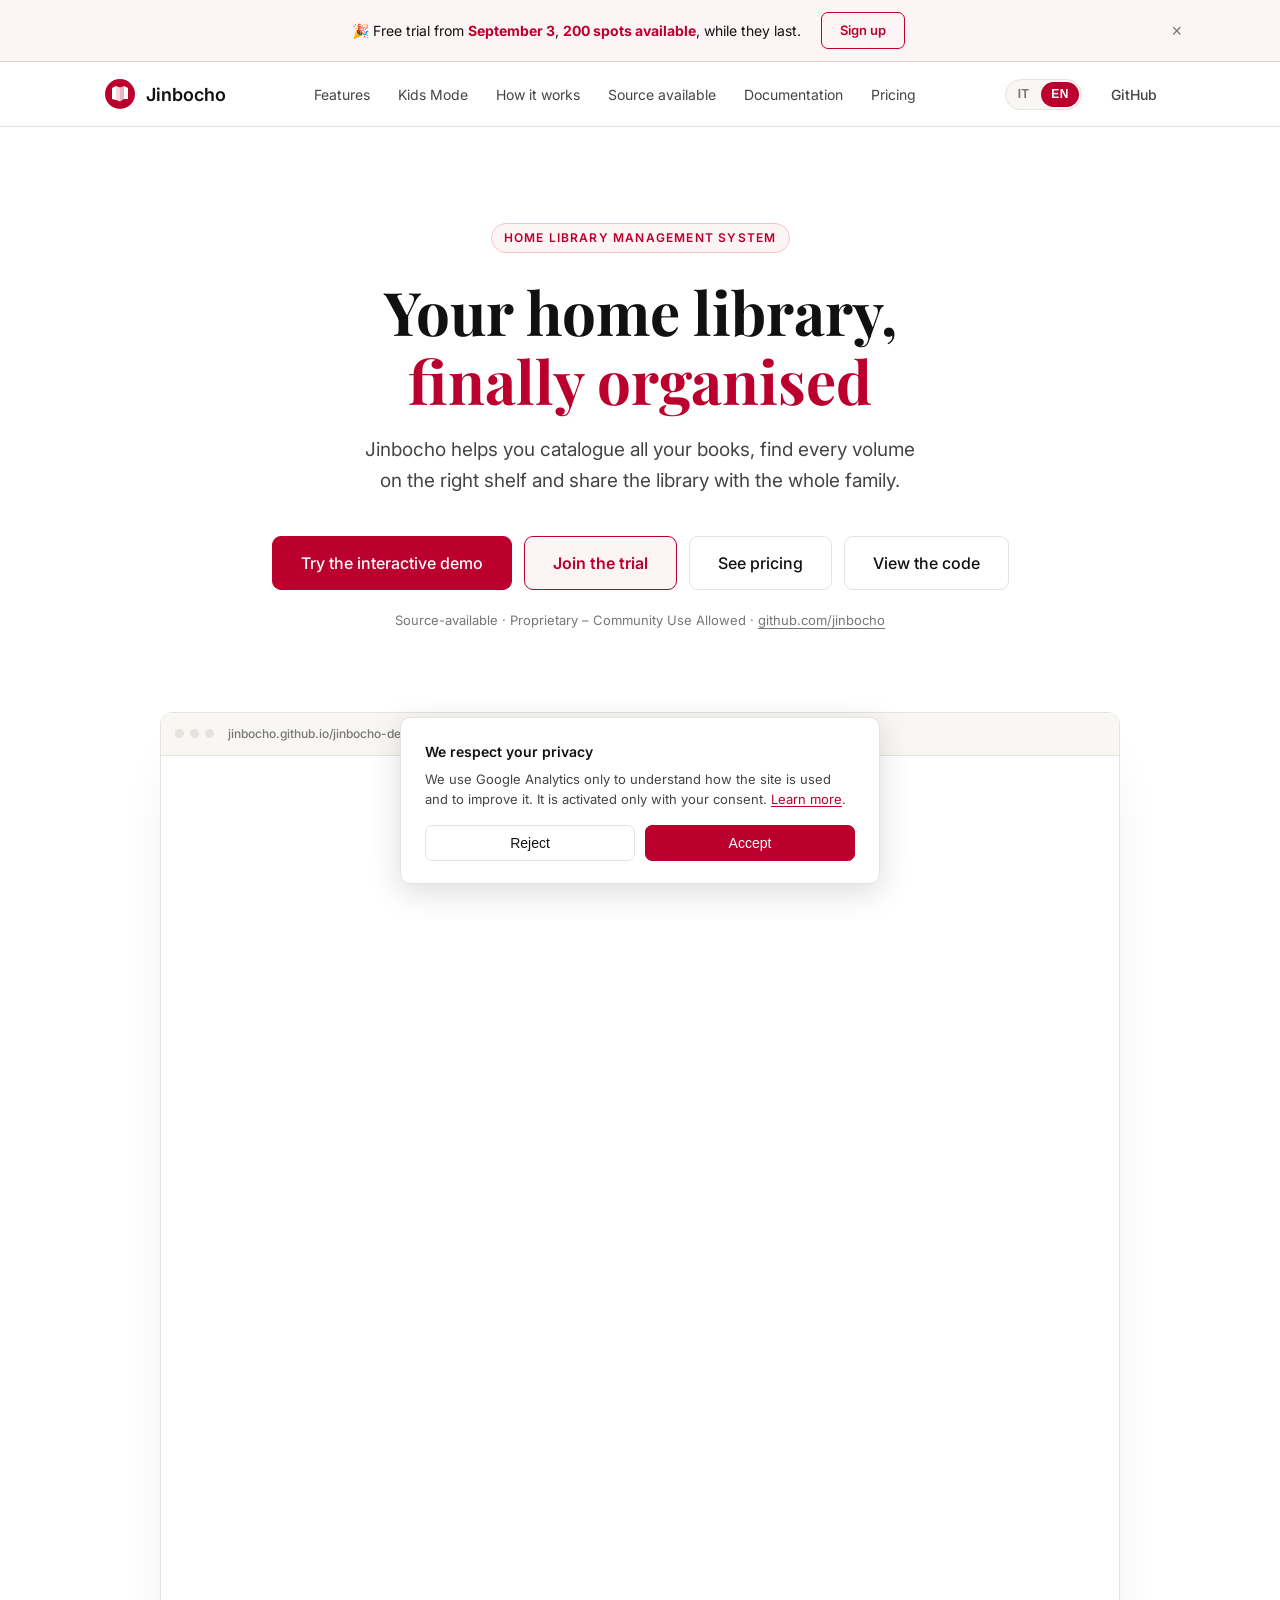
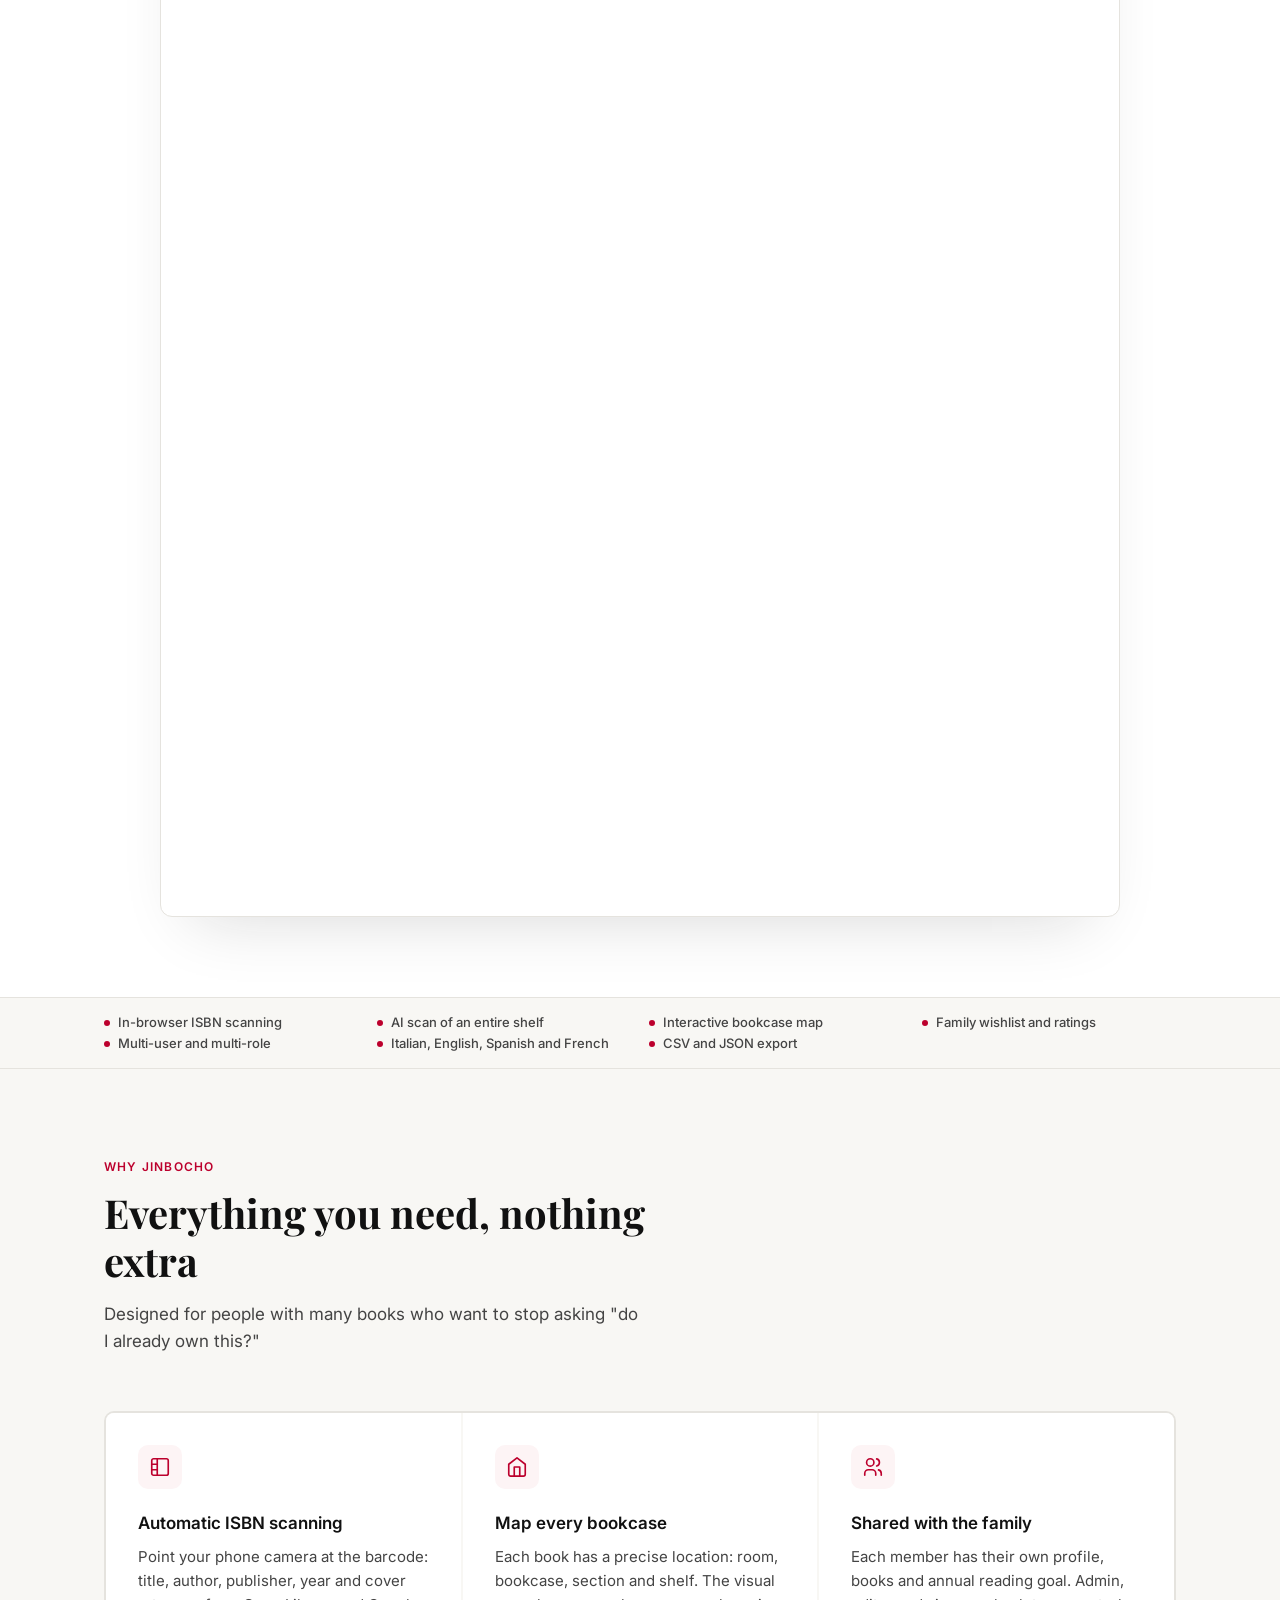
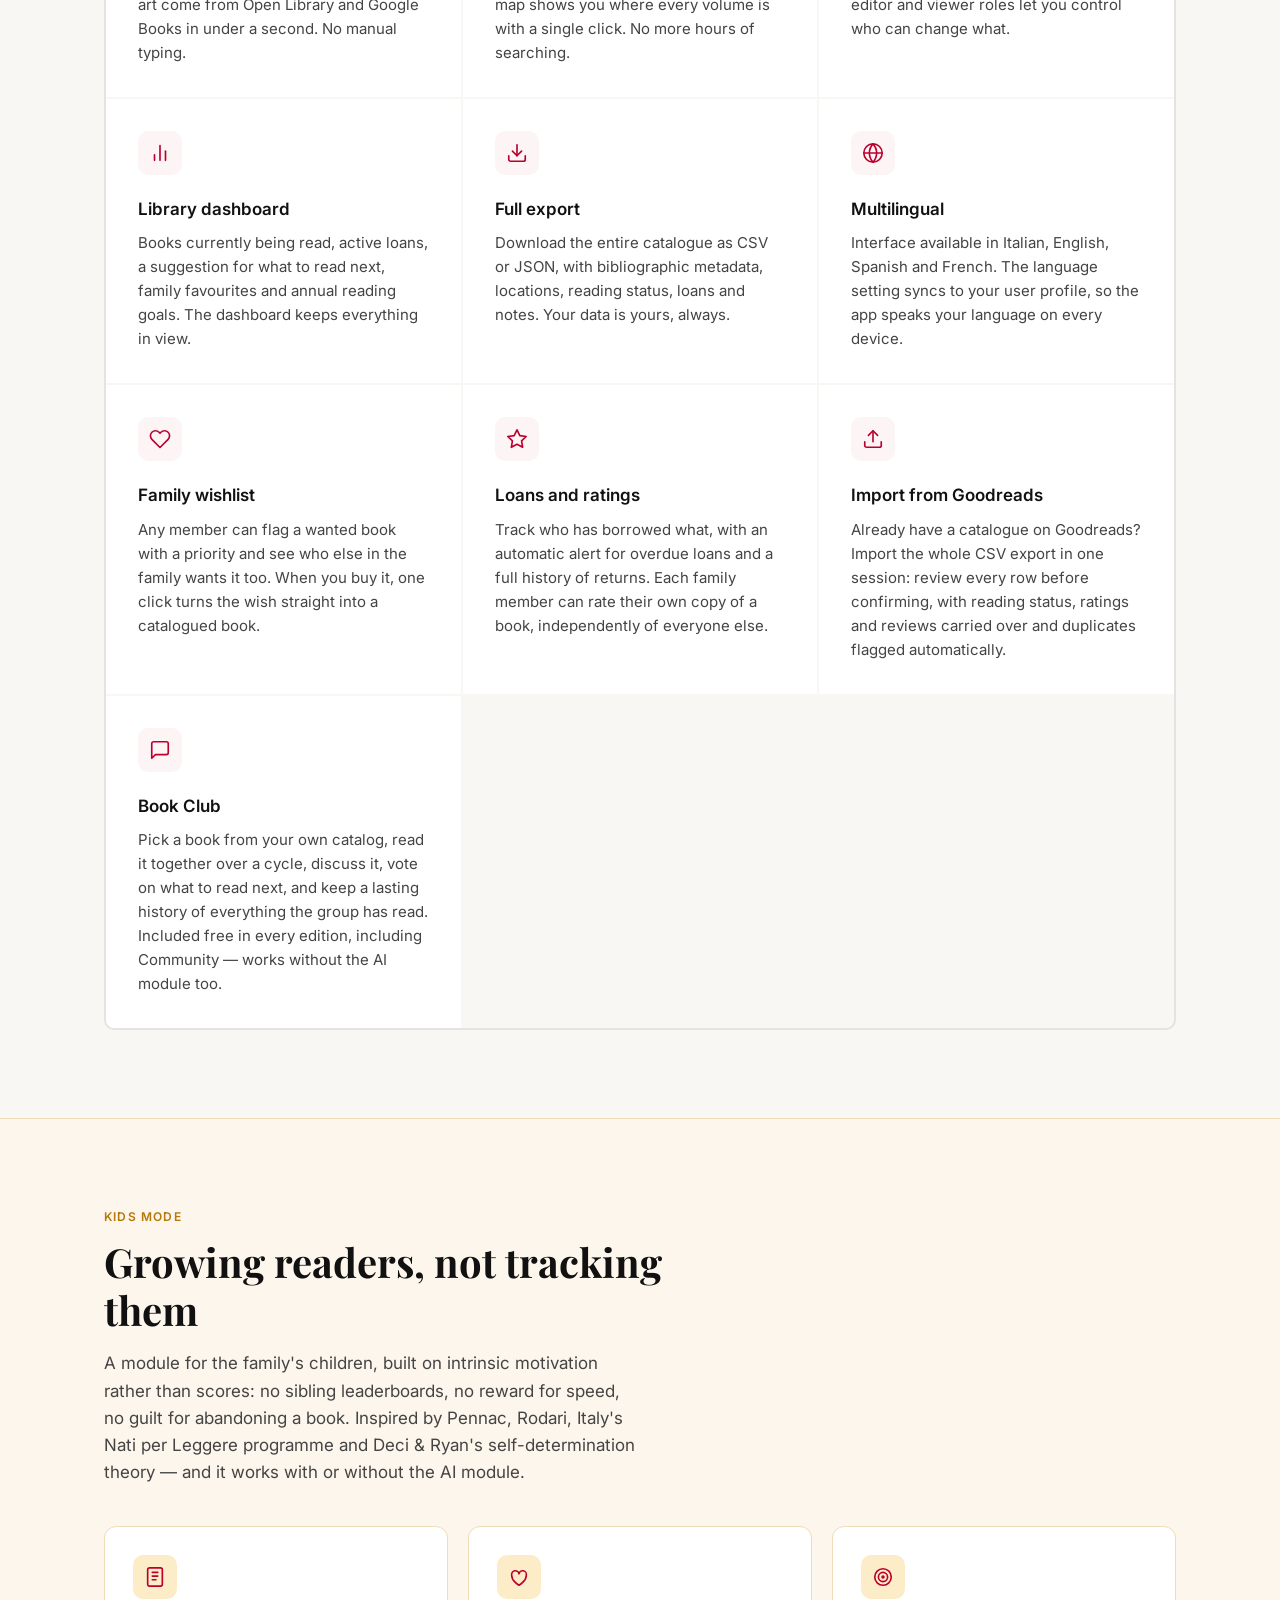
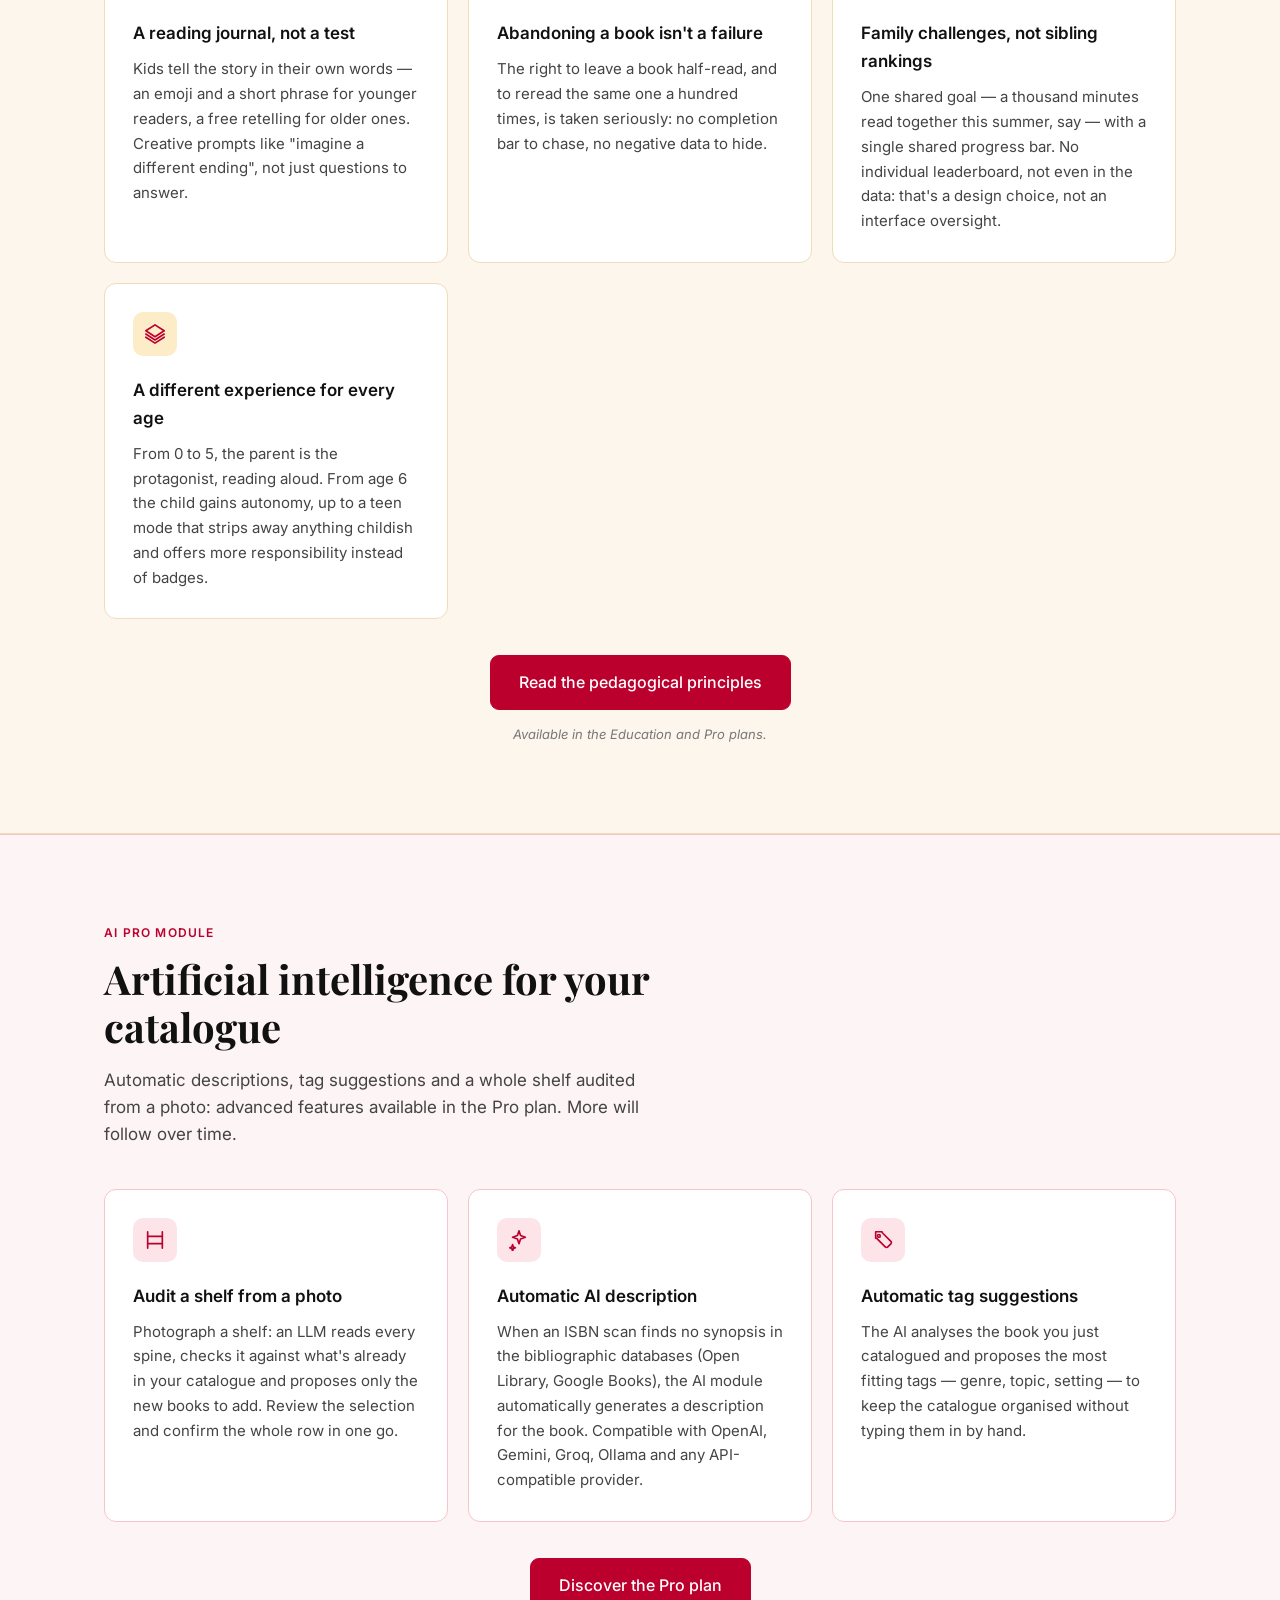
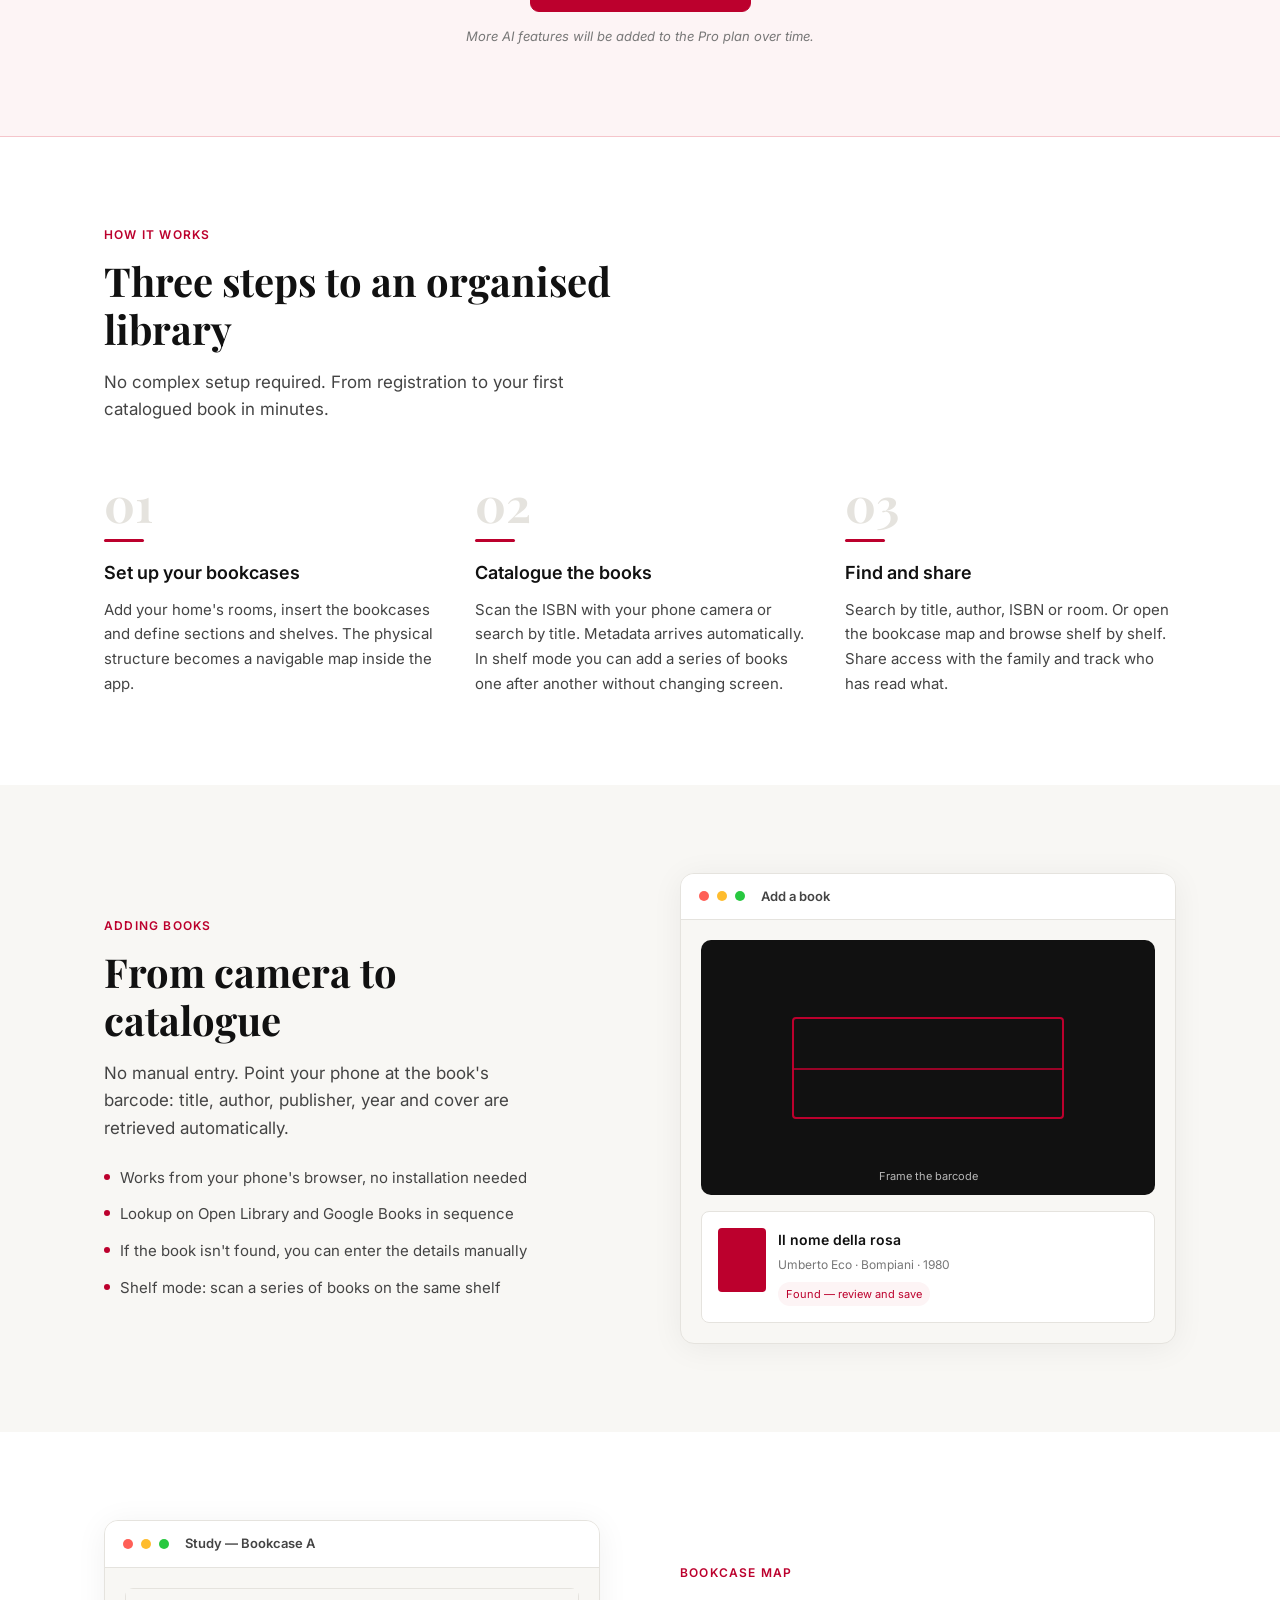
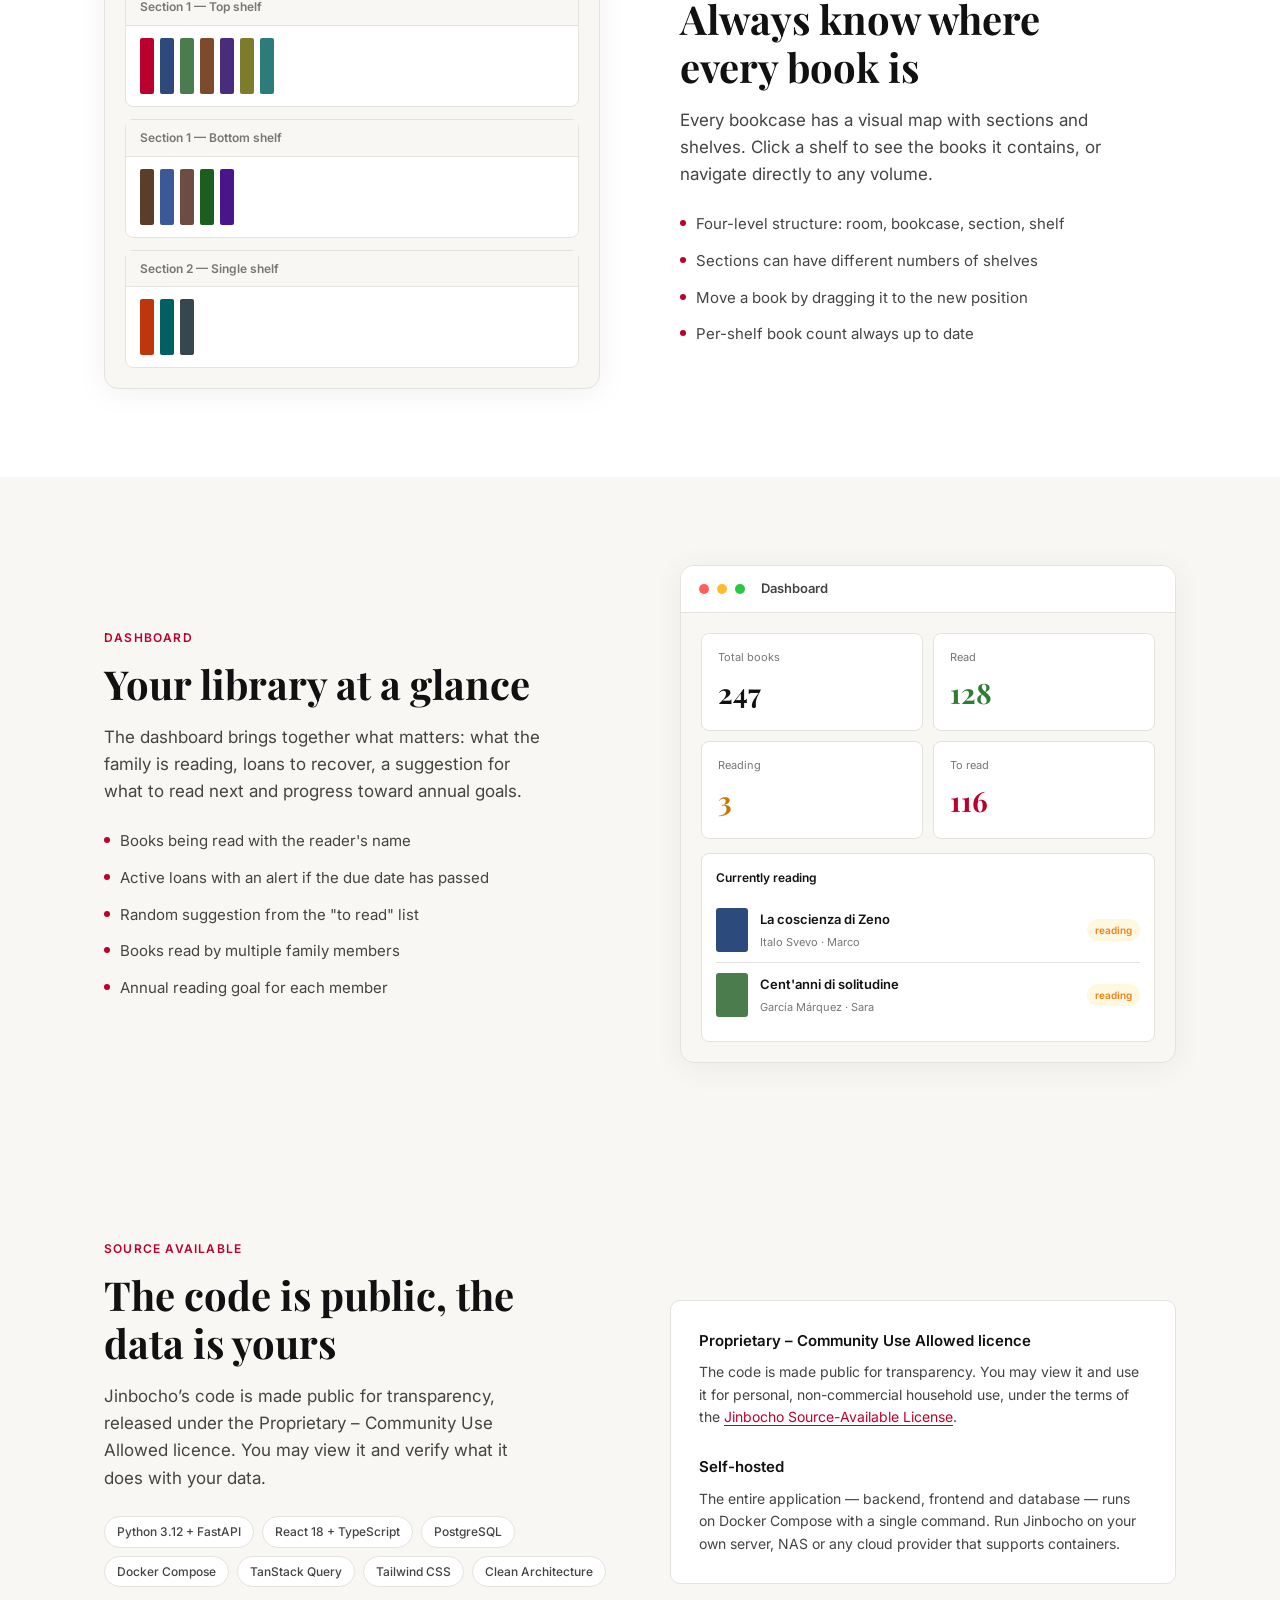
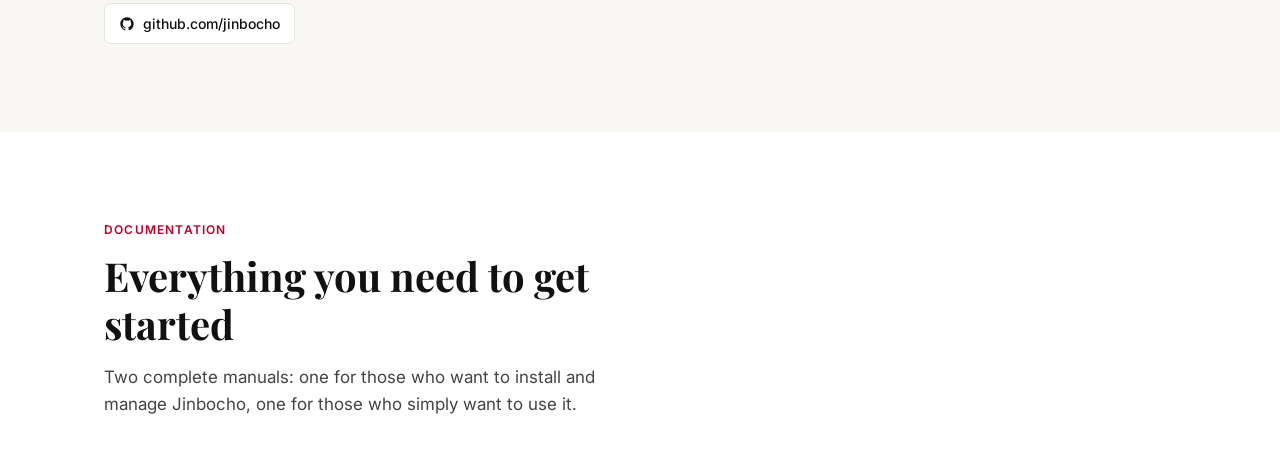
<file: index.html>
<!DOCTYPE html>
<html lang="en">
<head>
  <meta charset="UTF-8" />
  <meta name="viewport" content="width=device-width, initial-scale=1.0" />
  <!-- Google tag (gtag.js) -->
  <script src="./assets/js/ga-consent-default.js"></script>
  <script async src="https://www.googletagmanager.com/gtag/js?id=G-TF0Z5E1TLK"></script>
  <script src="./assets/js/ga-init.js"></script>
  <title>Jinbocho — Your home library, finally organised</title>
  <meta name="description" content="Jinbocho is the source-available system to catalogue, organise and find every book in your home library. Scan ISBNs, map your bookcases, share with the people you live with." />
  <meta property="og:title" content="Jinbocho — Your home library, finally organised" />
  <meta property="og:description" content="Catalogue your books with a scan. Find every volume on the right shelf. Source-available, for your home library." />
  <meta property="og:type" content="website" />
  <link rel="preconnect" href="https://fonts.googleapis.com" />
  <link rel="preconnect" href="https://fonts.gstatic.com" crossorigin />
  <link href="https://fonts.googleapis.com/css2?family=Inter:wght@400;500;600&family=Playfair+Display:wght@600;700&display=swap" rel="stylesheet" />
  <link rel="stylesheet" href="./assets/css/base.css" />
  <link rel="stylesheet" href="./assets/css/index.css" />
</head>
<body>

<!-- ── TRIAL ANNOUNCEMENT BAR ── -->
<div class="trial-banner" id="trial-banner">
  <div class="trial-banner-inner">
    <p data-i18n-html="trial-banner-text">🎉 Trial gratuito dal <strong>3 settembre</strong>, <strong>200 posti disponibili</strong>, fino ad esaurimento.</p>
    <a href="https://tally.so/r/q4eoDg" class="btn btn-accent" target="_blank" rel="noopener" data-i18n="trial-banner-cta">Iscriviti</a>
    <button type="button" class="trial-banner-close" id="trial-banner-close" aria-label="Chiudi">&times;</button>
  </div>
</div>

<!-- ── NAV ── -->
<nav>
  <div class="container">
    <div class="nav-inner">
      <a href="/" class="nav-logo">
        <svg viewBox="0 0 32 32" fill="none" xmlns="http://www.w3.org/2000/svg">
          <circle cx="16" cy="16" r="15" fill="#BC002D"/>
          <path d="M8 10 L12 8 L12 22 L8 21 Z" fill="white"/>
          <path d="M12 8 L16 9.5 L16 23.5 L12 22 Z" fill="rgba(255,255,255,0.85)"/>
          <path d="M16 9.5 L20 8 L20 21 L16 23.5 Z" fill="rgba(255,255,255,0.7)"/>
          <path d="M20 8 L24 10 L24 21 L20 21 Z" fill="white"/>
        </svg>
        Jinbocho
      </a>
      <ul class="nav-links">
        <li><a href="#funzionalita" data-i18n="nav-features">Funzionalità</a></li>
        <li><a href="#kids-mode" data-i18n="nav-kids">Kids Mode</a></li>
        <li><a href="#come-funziona" data-i18n="nav-how">Come funziona</a></li>
        <li><a href="#opensource" data-i18n="nav-opensource">Source available</a></li>
        <li><a href="./manuals/" data-i18n="nav-docs" data-href-it="./manuals/it/" data-href-en="./manuals/">Documentazione</a></li>
        <li><a href="./pricing/" data-i18n="nav-pricing">Prezzi</a></li>
      </ul>
      <div class="nav-cta">
        <div class="lang-toggle" aria-label="Scegli lingua / Choose language">
          <button class="lang-btn" data-lang="it" onclick="setLang('it')">IT</button>
          <button class="lang-btn" data-lang="en" onclick="setLang('en')">EN</button>
        </div>
        <a href="https://github.com/jinbocho" class="btn-ghost btn" target="_blank" rel="noopener">GitHub</a>
      </div>
      <button class="nav-hamburger" id="nav-hamburger" aria-label="Menu" aria-expanded="false" aria-controls="mobile-menu">
        <span></span>
        <span></span>
        <span></span>
      </button>
    </div>
  </div>
  <div class="mobile-menu" id="mobile-menu" aria-hidden="true">
    <div class="container">
      <ul class="mobile-nav-links">
        <li><a href="#funzionalita" data-i18n="nav-features">Funzionalità</a></li>
        <li><a href="#kids-mode" data-i18n="nav-kids">Kids Mode</a></li>
        <li><a href="#come-funziona" data-i18n="nav-how">Come funziona</a></li>
        <li><a href="#opensource" data-i18n="nav-opensource">Source available</a></li>
        <li><a href="./manuals/" data-i18n="nav-docs" data-href-it="./manuals/it/" data-href-en="./manuals/">Documentazione</a></li>
        <li><a href="./pricing/" data-i18n="nav-pricing">Prezzi</a></li>
      </ul>
      <div class="mobile-menu-cta">
        <div class="lang-toggle" aria-label="Scegli lingua / Choose language">
          <button class="lang-btn" data-lang="it" onclick="setLang('it')">IT</button>
          <button class="lang-btn" data-lang="en" onclick="setLang('en')">EN</button>
        </div>
        <a href="https://github.com/jinbocho" class="btn btn-outline" target="_blank" rel="noopener">GitHub</a>
      </div>
    </div>
  </div>
</nav>

<!-- ── HERO ── -->
<section class="hero">
  <div class="container">
    <span class="hero-eyebrow" data-i18n="hero-eyebrow">Gestionale per biblioteche domestiche</span>
    <h1 data-i18n-html="hero-h1">La tua biblioteca di casa,<br /><em>finalmente in ordine</em></h1>
    <p class="hero-sub" data-i18n="hero-sub">
      Jinbocho ti aiuta a catalogare tutti i libri di casa, trovare ogni volume sullo scaffale giusto e condividere la biblioteca con tutta la famiglia.
    </p>
    <div class="hero-actions">
      <a href="https://jinbocho.github.io/jinbocho-demo/" class="btn btn-primary btn-lg" target="_blank" rel="noopener" data-i18n="hero-cta-demo">Prova la demo interattiva</a>
      <a href="https://tally.so/r/q4eoDg" class="btn btn-accent btn-lg" target="_blank" rel="noopener" data-i18n="hero-cta-trial">Iscriviti al trial</a>
       <a href="./pricing/" class="btn btn-outline btn-lg" data-i18n="hero-cta-pricing">Vedi i prezzi</a>
      <a href="https://github.com/jinbocho" class="btn btn-outline btn-lg" target="_blank" rel="noopener" data-i18n="hero-cta-code">Vedi il codice</a>
    </div>
    <p class="hero-meta" data-i18n-html="hero-meta">Source-available · Licenza Proprietaria – Uso Community Consentito · <a href="https://github.com/jinbocho" target="_blank" rel="noopener">github.com/jinbocho</a></p>
  </div>
</section>

<!-- ── HERO VISUAL ── -->
<section class="hero-visual">
  <div class="container">
    <figure class="product-shot">
      <div class="product-shot-bar" aria-hidden="true">
        <span class="product-shot-dot"></span>
        <span class="product-shot-dot"></span>
        <span class="product-shot-dot"></span>
        <span class="product-shot-url">jinbocho.github.io/jinbocho-demo</span>
      </div>
      <picture>
        <source media="(max-width: 640px)" srcset="./assets/screenshots/hero-dashboard-mobile.webp">
        <img
          src="./assets/screenshots/hero-dashboard.webp"
          width="1920" height="1333"
          alt="Dashboard di Jinbocho con libri totali, letture in corso, prestiti e libri aggiunti di recente"
          loading="eager"
          decoding="async"
        >
      </picture>
    </figure>
  </div>
</section>

<!-- ── BADGE STRIP ── -->
<div class="badge-strip">
  <div class="container">
    <ul class="badge-list">
      <li class="badge-item"><span class="badge-dot"></span><span data-i18n="badge-isbn">Scansione ISBN in-browser</span></li>
      <li class="badge-item"><span class="badge-dot"></span><span data-i18n="badge-shelfscan">Scansione AI di uno scaffale intero</span></li>
      <li class="badge-item"><span class="badge-dot"></span><span data-i18n="badge-map">Mappa interattiva delle librerie</span></li>
      <li class="badge-item"><span class="badge-dot"></span><span data-i18n="badge-wishlist">Wishlist e valutazioni di famiglia</span></li>
      <li class="badge-item"><span class="badge-dot"></span><span data-i18n="badge-multiuser">Multiutente e multi-ruolo</span></li>
      <li class="badge-item"><span class="badge-dot"></span><span data-i18n="badge-lang">Italiano, inglese, spagnolo e francese</span></li>
      <li class="badge-item"><span class="badge-dot"></span><span data-i18n="badge-export">Esportazione CSV e JSON</span></li>
    </ul>
  </div>
</div>

<!-- ── FEATURES ── -->
<section id="funzionalita" class="features-bg">
  <div class="container">
    <p class="section-label" data-i18n="feat-label">Perché Jinbocho</p>
    <h2 class="section-title" data-i18n="feat-title">Tutto quello che serve, niente di superfluo</h2>
    <p class="section-sub" data-i18n="feat-sub">Progettato per chi ha molti libri e vuole smettere di dire "ce l'ho già questo?"</p>
    <div class="features-grid">

      <div class="feature-card">
        <div class="feature-icon">
          <svg viewBox="0 0 24 24"><rect x="3" y="3" width="18" height="18" rx="2"/><line x1="9" y1="3" x2="9" y2="21"/><line x1="3" y1="9" x2="9" y2="9"/><line x1="3" y1="15" x2="9" y2="15"/></svg>
        </div>
        <h3 data-i18n="feat1-title">Scansione ISBN automatica</h3>
        <p data-i18n="feat1-p">Punta la fotocamera del telefono sul codice a barre: titolo, autore, editore, anno e copertina arrivano da Open Library e Google Books in meno di un secondo. Nessuna digitazione manuale.</p>
      </div>

      <div class="feature-card">
        <div class="feature-icon">
          <svg viewBox="0 0 24 24"><path d="M3 9l9-7 9 7v11a2 2 0 0 1-2 2H5a2 2 0 0 1-2-2z"/><polyline points="9 22 9 12 15 12 15 22"/></svg>
        </div>
        <h3 data-i18n="feat2-title">Mappa di ogni libreria</h3>
        <p data-i18n="feat2-p">Ogni libro ha una posizione precisa: stanza, libreria, sezione e scaffale. La mappa visiva ti mostra dove si trova ogni volume con un clic. Niente più ore a cercare.</p>
      </div>

      <div class="feature-card">
        <div class="feature-icon">
          <svg viewBox="0 0 24 24"><circle cx="9" cy="7" r="4"/><path d="M3 21v-2a4 4 0 0 1 4-4h4a4 4 0 0 1 4 4v2"/><path d="M16 3.13a4 4 0 0 1 0 7.75"/><path d="M21 21v-2a4 4 0 0 0-3-3.85"/></svg>
        </div>
        <h3 data-i18n="feat3-title">Condivisa con la famiglia</h3>
        <p data-i18n="feat3-p">Ogni membro ha il suo profilo, i suoi libri e il suo obiettivo di lettura annuale. I ruoli admin, editor e viewer permettono di gestire chi può modificare cosa.</p>
      </div>

      <div class="feature-card">
        <div class="feature-icon">
          <svg viewBox="0 0 24 24"><line x1="18" y1="20" x2="18" y2="10"/><line x1="12" y1="20" x2="12" y2="4"/><line x1="6" y1="20" x2="6" y2="14"/></svg>
        </div>
        <h3 data-i18n="feat4-title">Dashboard di biblioteca</h3>
        <p data-i18n="feat4-p">Libri attualmente in lettura, prestiti in corso, cosa leggere dopo con un suggerimento casuale, preferiti di famiglia, obiettivi di lettura. La dashboard tiene tutto sott'occhio.</p>
      </div>

      <div class="feature-card">
        <div class="feature-icon">
          <svg viewBox="0 0 24 24"><path d="M21 15v4a2 2 0 0 1-2 2H5a2 2 0 0 1-2-2v-4"/><polyline points="7 10 12 15 17 10"/><line x1="12" y1="15" x2="12" y2="3"/></svg>
        </div>
        <h3 data-i18n="feat5-title">Esportazione completa</h3>
        <p data-i18n="feat5-p">Scarica l'intero catalogo in CSV o JSON, con metadati bibliografici, posizioni, stato di lettura, prestiti e note. I tuoi dati sono tuoi, sempre e comunque.</p>
      </div>

      <div class="feature-card">
        <div class="feature-icon">
          <svg viewBox="0 0 24 24"><circle cx="12" cy="12" r="10"/><line x1="2" y1="12" x2="22" y2="12"/><path d="M12 2a15.3 15.3 0 0 1 4 10 15.3 15.3 0 0 1-4 10 15.3 15.3 0 0 1-4-10 15.3 15.3 0 0 1 4-10z"/></svg>
        </div>
        <h3 data-i18n="feat6-title">Multilingua</h3>
        <p data-i18n="feat6-p">Interfaccia disponibile in italiano, inglese, spagnolo e francese. La lingua si sincronizza sul profilo utente, così l'app parla la stessa lingua su qualsiasi dispositivo.</p>
      </div>

      <div class="feature-card">
        <div class="feature-icon">
          <svg viewBox="0 0 24 24"><path d="M20.84 4.61a5.5 5.5 0 0 0-7.78 0L12 5.67l-1.06-1.06a5.5 5.5 0 0 0-7.78 7.78l1.06 1.06L12 21.23l7.78-7.78 1.06-1.06a5.5 5.5 0 0 0 0-7.78z"/></svg>
        </div>
        <h3 data-i18n="feat7-title">Wishlist di famiglia</h3>
        <p data-i18n="feat7-p">Ogni membro può segnare i libri desiderati con una priorità e vedere chi altro in famiglia li vuole. Quando lo acquisti, un clic trasforma il desiderio in un libro catalogato.</p>
      </div>

      <div class="feature-card">
        <div class="feature-icon">
          <svg viewBox="0 0 24 24"><polygon points="12 2 15.09 8.26 22 9.27 17 14.14 18.18 21.02 12 17.77 5.82 21.02 7 14.14 2 9.27 8.91 8.26 12 2"/></svg>
        </div>
        <h3 data-i18n="feat8-title">Prestiti e valutazioni</h3>
        <p data-i18n="feat8-p">Tieni traccia di chi ha in prestito cosa, con avviso automatico sui ritardi e storico completo dei resi. Ogni membro può valutare la propria copia di un libro, indipendentemente dagli altri.</p>
      </div>

      <div class="feature-card">
        <div class="feature-icon">
          <svg viewBox="0 0 24 24"><path d="M21 15v4a2 2 0 0 1-2 2H5a2 2 0 0 1-2-2v-4"/><polyline points="17 8 12 3 7 8"/><line x1="12" y1="3" x2="12" y2="15"/></svg>
        </div>
        <h3 data-i18n="feat9-title">Importa da Goodreads</h3>
        <p data-i18n="feat9-p">Hai già un catalogo su Goodreads? Importa l'intero export CSV in un'unica sessione: rivedi ogni riga prima di confermare, con stato di lettura, voti e recensioni già pronti e i doppioni riconosciuti in automatico.</p>
      </div>

      <div class="feature-card">
        <div class="feature-icon">
          <svg viewBox="0 0 24 24"><path d="M21 15a2 2 0 0 1-2 2H7l-4 4V5a2 2 0 0 1 2-2h14a2 2 0 0 1 2 2z"/></svg>
        </div>
        <h3 data-i18n="feat10-title">Circolo dei lettori</h3>
        <p data-i18n="feat10-p">Scegliete un libro dal vostro catalogo, leggetelo insieme in un ciclo, discutetene, votate il prossimo titolo e tenete lo storico di tutto ciò che avete letto in gruppo. Incluso gratis in ogni edizione, anche Community — funziona anche senza il modulo AI.</p>
      </div>

    </div>
  </div>
</section>

<!-- ── KIDS MODE ── -->
<section id="kids-mode" class="kids-mode-section">
  <div class="container">
    <p class="section-label kids-mode-label" data-i18n="kids-label">Kids Mode</p>
    <h2 class="section-title" data-i18n="kids-title">Far crescere lettori, non controllarli</h2>
    <p class="section-sub" data-i18n="kids-sub">Un modulo dedicato ai bambini della famiglia, costruito su motivazione intrinseca e non su punteggi: nessuna classifica tra fratelli, nessun premio per la velocità, nessuna colpa per aver abbandonato un libro. Ispirato a Pennac, Rodari, Nati per Leggere e alla teoria dell'autodeterminazione di Deci e Ryan — e funziona anche senza il modulo AI.</p>
    <div class="kids-grid">

      <div class="kids-card">
        <div class="feature-icon">
          <svg viewBox="0 0 24 24"><path d="M6 2h12a2 2 0 0 1 2 2v16a2 2 0 0 1-2 2H6a2 2 0 0 1-2-2V4a2 2 0 0 1 2-2z"/><line x1="9" y1="7" x2="15" y2="7"/><line x1="9" y1="11" x2="15" y2="11"/><line x1="9" y1="15" x2="13" y2="15"/></svg>
        </div>
        <h3 data-i18n="kids1-title">Un diario di lettura, non un test</h3>
        <p data-i18n="kids1-p">Il bambino racconta cosa ha letto con la sua voce — un'emoji e una frase per i più piccoli, un racconto libero per i lettori più grandi. Spunti creativi come «immagina un finale diverso», non solo domande a cui rispondere.</p>
      </div>

      <div class="kids-card">
        <div class="feature-icon">
          <svg viewBox="0 0 24 24"><path d="M12 21s-8-4.5-8-11a4 4 0 0 1 8-1.5A4 4 0 0 1 20 10c0 6.5-8 11-8 11z"/></svg>
        </div>
        <h3 data-i18n="kids2-title">Abbandonare un libro non è un fallimento</h3>
        <p data-i18n="kids2-p">Il diritto di lasciare un libro a metà e di rileggerne uno mille volte sono presi sul serio: nessuna barra di completamento da inseguire, nessun dato negativo da nascondere.</p>
      </div>

      <div class="kids-card">
        <div class="feature-icon">
          <svg viewBox="0 0 24 24"><circle cx="12" cy="12" r="9"/><circle cx="12" cy="12" r="5"/><circle cx="12" cy="12" r="1"/></svg>
        </div>
        <h3 data-i18n="kids3-title">Sfide di famiglia, non tra fratelli</h3>
        <p data-i18n="kids3-p">Un solo obiettivo condiviso — per esempio mille minuti letti insieme quest'estate — con una sola barra di avanzamento. Nessuna classifica individuale, nemmeno nei dati: è una scelta di progettazione, non una dimenticanza dell'interfaccia.</p>
      </div>

      <div class="kids-card">
        <div class="feature-icon">
          <svg viewBox="0 0 24 24"><polygon points="12 2 22 8.5 12 15 2 8.5 12 2"/><polyline points="2 15.5 12 22 22 15.5"/><polyline points="2 12 12 18.5 22 12"/></svg>
        </div>
        <h3 data-i18n="kids4-title">Un'esperienza diversa per ogni età</h3>
        <p data-i18n="kids4-p">Da 0 a 5 anni il protagonista è il genitore, che legge ad alta voce. Dai 6 anni il bambino guadagna autonomia, fino alla modalità adolescente che elimina ogni elemento infantile e offre più responsabilità, non badge.</p>
      </div>

    </div>
    <div class="ai-cta">
      <a href="./manuals/philosophy/kids-mode/" data-href-it="./manuals/it/philosophy/la-filosofia-di-kids-mode/" data-href-en="./manuals/philosophy/kids-mode/" class="btn btn-primary btn-lg" data-i18n="kids-cta">Leggi i principi pedagogici</a>
      <p class="ai-future" data-i18n-html="kids-future">Disponibile nei piani <a href="./pricing/#education">Education</a> e Pro.</p>
    </div>
  </div>
</section>

<!-- ── AI PRO ── -->
<section class="ai-pro-section">
  <div class="container">
    <p class="section-label ai-pro-label" data-i18n="ai-label">Modulo AI Pro</p>
    <h2 class="section-title" data-i18n="ai-title">Intelligenza artificiale per il tuo catalogo</h2>
    <p class="section-sub" data-i18n="ai-sub">Descrizione automatica, suggerimento tag e un intero scaffale verificato da una foto: funzionalità avanzate disponibili nella versione Pro. Altre ne arriveranno nel tempo.</p>
    <div class="ai-grid">

      <div class="ai-card">
        <div class="feature-icon">
          <svg viewBox="0 0 24 24"><path d="M4 3v18M4 8h16M4 16h16M20 3v18"/></svg>
        </div>
        <h3 data-i18n="ai3-title">Verifica uno scaffale da una foto</h3>
        <p data-i18n="ai3-p">Fotografa uno scaffale: un LLM legge ogni dorso, verifica cosa hai già in catalogo e propone solo i libri nuovi da aggiungere. Rivedi la selezione e conferma in blocco tutta la fila in un colpo solo.</p>
      </div>

      <div class="ai-card">
        <div class="feature-icon">
          <svg viewBox="0 0 24 24"><path d="M12 2l1.68 5.17L19 9l-5.32 1.83L12 16l-1.68-5.17L5 9l5.32-1.83z"/><path d="M5 17l.84 2.59L8 20.5l-2.16.91L5 24l-.84-2.59L2 20.5l2.16-.91z"/></svg>
        </div>
        <h3 data-i18n="ai1-title">Descrizione AI automatica</h3>
        <p data-i18n="ai1-p">Quando la scansione ISBN non trova una sinossi nei database bibliografici (Open Library, Google Books), il modulo AI genera automaticamente una descrizione per il libro. Compatibile con OpenAI, Gemini, Groq, Ollama e qualsiasi provider API-compatibile.</p>
      </div>

      <div class="ai-card">
        <div class="feature-icon">
          <svg viewBox="0 0 24 24"><path d="M20.59 13.41L11 3.83V3H4v7h.83l9.58 9.59a2 2 0 0 0 2.83 0l3.35-3.35a2 2 0 0 0 0-2.83z"/><circle cx="7.5" cy="7.5" r="1.5"/></svg>
        </div>
        <h3 data-i18n="ai7-title">Suggerimento tag automatico</h3>
        <p data-i18n="ai7-p">L'AI analizza il libro appena catalogato e propone i tag più adatti — genere, argomento, ambientazione — per tenere il catalogo organizzato senza doverli scrivere a mano.</p>
      </div>

    </div>
    <div class="ai-cta">
       <a href="./pricing/" class="btn btn-primary btn-lg" data-i18n="ai-cta">Scopri il piano Pro</a>
      <p class="ai-future" data-i18n="ai-future">Altre funzionalità AI verranno aggiunte alla versione Pro nel tempo.</p>
    </div>
  </div>
</section>

<!-- ── HOW IT WORKS ── -->
<section id="come-funziona">
  <div class="container">
    <p class="section-label" data-i18n="how-label">Come funziona</p>
    <h2 class="section-title" data-i18n="how-title">Tre passi per avere la biblioteca in ordine</h2>
    <p class="section-sub" data-i18n="how-sub">Non servono configurazioni complesse. Dalla registrazione al primo libro catalogato in pochi minuti.</p>
    <div class="steps">

      <div class="step">
        <div class="step-num">01</div>
        <div class="step-divider"></div>
        <h3 data-i18n="step1-title">Crea le librerie</h3>
        <p data-i18n="step1-p">Aggiungi le stanze di casa, inserisci le librerie e definisci sezioni e scaffali. La struttura fisica diventa una mappa navigabile dentro all'app.</p>
      </div>

      <div class="step">
        <div class="step-num">02</div>
        <div class="step-divider"></div>
        <h3 data-i18n="step2-title">Cataloga i libri</h3>
        <p data-i18n="step2-p">Scansiona l'ISBN con la fotocamera del telefono oppure cerca il titolo. I metadati arrivano in automatico. In modalità scaffale puoi aggiungere una serie di libri uno dopo l'altro senza mai cambiare schermata.</p>
      </div>

      <div class="step">
        <div class="step-num">03</div>
        <div class="step-divider"></div>
        <h3 data-i18n="step3-title">Trova e condividi</h3>
        <p data-i18n="step3-p">Cerca per titolo, autore, ISBN o stanza. Oppure apri la mappa della libreria e naviga scaffale per scaffale. Condividi l'accesso con la famiglia e tieni traccia di chi ha letto cosa.</p>
      </div>

    </div>
  </div>
</section>

<!-- ── DETAIL: SCAN ── -->
<section style="background: var(--bg);">
  <div class="container">
    <div class="detail">
      <div class="detail-text">
        <p class="section-label" data-i18n="scan-label">Aggiunta libri</p>
        <h2 class="section-title" data-i18n="scan-title">Dalla fotocamera al catalogo</h2>
        <p class="section-sub" data-i18n="scan-sub">Nessun inserimento manuale. Punta il telefono sul codice a barre del libro: titolo, autore, editore, anno di pubblicazione e copertina vengono recuperati in automatico.</p>
        <ul class="detail-list">
          <li data-i18n="scan-li1">Funziona dal browser del telefono, senza installare nulla</li>
          <li data-i18n="scan-li2">Lookup su Open Library e Google Books in sequenza</li>
          <li data-i18n="scan-li3">Se il libro non viene trovato, puoi inserire i dati manualmente</li>
          <li data-i18n="scan-li4">Modalità scaffale: scansiona libri in serie su uno stesso ripiano</li>
        </ul>
      </div>
      <div>
        <div class="mock-panel">
          <div class="mock-topbar">
            <div class="mock-dot" style="background:#ff5f57"></div>
            <div class="mock-dot" style="background:#febc2e"></div>
            <div class="mock-dot" style="background:#28c840"></div>
            <span class="mock-title" data-i18n="scan-mock-title">Aggiungi un libro</span>
          </div>
          <div class="mock-body">
            <div class="mock-scan-area">
              <div class="mock-scan-frame">
                <div class="mock-scan-line"></div>
              </div>
              <div class="mock-scan-caption" data-i18n="scan-mock-caption">Inquadra il codice a barre</div>
            </div>
            <div style="margin-top:16px; background:var(--white); border:1px solid var(--line); border-radius:8px; padding:16px;">
              <div style="display:flex;gap:12px;align-items:flex-start;">
                <div style="width:48px;height:64px;background:#BC002D;border-radius:4px;flex-shrink:0;"></div>
                <div>
                  <div style="font-size:14px;font-weight:600;color:var(--ink);margin-bottom:3px;">Il nome della rosa</div>
                  <div style="font-size:12px;color:var(--ink-soft);">Umberto Eco · Bompiani · 1980</div>
                  <div style="margin-top:8px;display:inline-block;font-size:11px;background:var(--red-bg);color:var(--red);padding:3px 8px;border-radius:100px;" data-i18n="scan-mock-found">Trovato — rivedi e salva</div>
                </div>
              </div>
            </div>
          </div>
        </div>
      </div>
    </div>
  </div>
</section>

<!-- ── DETAIL: MAP ── -->
<section>
  <div class="container">
    <div class="detail reverse">
      <div class="detail-text">
        <p class="section-label" data-i18n="map-label">Mappa delle librerie</p>
        <h2 class="section-title" data-i18n="map-title">Sai sempre dove si trova ogni libro</h2>
        <p class="section-sub" data-i18n="map-sub">Ogni libreria ha una mappa visiva con sezioni e scaffali. Clicca su uno scaffale per vedere i libri che contiene, o naviga direttamente al dettaglio di ogni volume.</p>
        <ul class="detail-list">
          <li data-i18n="map-li1">Struttura a quattro livelli: stanza, libreria, sezione, scaffale</li>
          <li data-i18n="map-li2">Le sezioni possono avere un numero diverso di scaffali</li>
          <li data-i18n="map-li3">Sposta un libro trascinandolo sulla nuova posizione</li>
          <li data-i18n="map-li4">Il conteggio per scaffale è sempre aggiornato</li>
        </ul>
      </div>
      <div>
        <div class="mock-panel">
          <div class="mock-topbar">
            <div class="mock-dot" style="background:#ff5f57"></div>
            <div class="mock-dot" style="background:#febc2e"></div>
            <div class="mock-dot" style="background:#28c840"></div>
            <span class="mock-title" data-i18n="map-mock-title">Studio — Libreria A</span>
          </div>
          <div class="mock-body">
            <div class="mock-shelf">
              <div class="mock-shelf-header" data-i18n="map-shelf1">Sezione 1 — Scaffale alto</div>
              <div class="mock-shelf-books">
                <div class="mock-spine" style="background:#BC002D;"></div>
                <div class="mock-spine" style="background:#2c4a7c;"></div>
                <div class="mock-spine" style="background:#4a7c4e;"></div>
                <div class="mock-spine" style="background:#7c4a2c;"></div>
                <div class="mock-spine" style="background:#4a2c7c;"></div>
                <div class="mock-spine" style="background:#7c7c2c;"></div>
                <div class="mock-spine" style="background:#2c7c7c;"></div>
              </div>
            </div>
            <div class="mock-shelf">
              <div class="mock-shelf-header" data-i18n="map-shelf2">Sezione 1 — Scaffale basso</div>
              <div class="mock-shelf-books">
                <div class="mock-spine" style="background:#5a3e2b;"></div>
                <div class="mock-spine" style="background:#3b5998;"></div>
                <div class="mock-spine" style="background:#6d4c41;"></div>
                <div class="mock-spine" style="background:#1b5e20;"></div>
                <div class="mock-spine" style="background:#4a148c;"></div>
              </div>
            </div>
            <div class="mock-shelf" style="margin-bottom:0">
              <div class="mock-shelf-header" data-i18n="map-shelf3">Sezione 2 — Scaffale unico</div>
              <div class="mock-shelf-books">
                <div class="mock-spine" style="background:#bf360c;"></div>
                <div class="mock-spine" style="background:#006064;"></div>
                <div class="mock-spine" style="background:#37474f;"></div>
              </div>
            </div>
          </div>
        </div>
      </div>
    </div>
  </div>
</section>

<!-- ── DETAIL: DASHBOARD ── -->
<section style="background: var(--bg);">
  <div class="container">
    <div class="detail">
      <div class="detail-text">
        <p class="section-label" data-i18n="dash-label">Dashboard</p>
        <h2 class="section-title" data-i18n="dash-title">Un colpo d'occhio su tutta la biblioteca</h2>
        <p class="section-sub" data-i18n="dash-sub">La dashboard raccoglie quello che conta: cosa sta leggendo la famiglia, libri in prestito da recuperare, un suggerimento su cosa leggere dopo e i progressi verso gli obiettivi annuali.</p>
        <ul class="detail-list">
          <li data-i18n="dash-li1">Libri in lettura con il nome del lettore</li>
          <li data-i18n="dash-li2">Prestiti attivi con avviso se la scadenza è passata</li>
          <li data-i18n="dash-li3">Suggerimento casuale dalla lista "da leggere"</li>
          <li data-i18n="dash-li4">Libri letti da più membri della famiglia</li>
          <li data-i18n="dash-li5">Obiettivo di lettura annuale per ogni membro</li>
        </ul>
      </div>
      <div>
        <div class="mock-panel">
          <div class="mock-topbar">
            <div class="mock-dot" style="background:#ff5f57"></div>
            <div class="mock-dot" style="background:#febc2e"></div>
            <div class="mock-dot" style="background:#28c840"></div>
            <span class="mock-title" data-i18n="dash-mock-title">Dashboard</span>
          </div>
          <div class="mock-body">
            <div class="mock-stats-grid" style="margin-bottom:14px;">
              <div class="mock-stat-card">
                <div class="mock-stat-label" data-i18n="dash-stat-total">Libri totali</div>
                <div class="mock-stat-value">247</div>
              </div>
              <div class="mock-stat-card">
                <div class="mock-stat-label" data-i18n="dash-stat-read">Letti</div>
                <div class="mock-stat-value green">128</div>
              </div>
              <div class="mock-stat-card">
                <div class="mock-stat-label" data-i18n="dash-stat-reading">In lettura</div>
                <div class="mock-stat-value amber">3</div>
              </div>
              <div class="mock-stat-card">
                <div class="mock-stat-label" data-i18n="dash-stat-toread">Da leggere</div>
                <div class="mock-stat-value red">116</div>
              </div>
            </div>
            <div style="background:var(--white);border:1px solid var(--line);border-radius:8px;padding:14px;">
              <div style="font-size:12px;font-weight:600;color:var(--ink);margin-bottom:10px;" data-i18n="dash-reading">In lettura</div>
              <div class="mock-book-row">
                <div class="mock-cover" style="background:#2c4a7c;"></div>
                <div class="mock-book-info">
                  <div class="mock-book-title">La coscienza di Zeno</div>
                  <div class="mock-book-author">Italo Svevo · Marco</div>
                </div>
                <span class="mock-badge badge-reading" data-i18n="mock-badge-reading">lettura</span>
              </div>
              <div class="mock-book-row">
                <div class="mock-cover" style="background:#4a7c4e;"></div>
                <div class="mock-book-info">
                  <div class="mock-book-title">Cent'anni di solitudine</div>
                  <div class="mock-book-author">García Márquez · Sara</div>
                </div>
                <span class="mock-badge badge-reading" data-i18n="mock-badge-reading">lettura</span>
              </div>
            </div>
          </div>
        </div>
      </div>
    </div>
  </div>
</section>

<!-- ── OPEN SOURCE ── -->
<section id="opensource" class="opensource-bg">
  <div class="container">
    <div class="opensource-inner">
      <div>
        <p class="section-label" data-i18n="os-label">Source available</p>
        <h2 class="section-title" data-i18n="os-title">Il codice è pubblico, i dati sono tuoi</h2>
        <p class="section-sub" data-i18n="os-sub">Il codice di Jinbocho è pubblico e disponibile per trasparenza, source-available con licenza Proprietaria – Uso Community Consentito. Puoi visualizzarlo e verificare cosa fa con i tuoi dati.</p>
        <div class="tech-chips">
          <span class="chip">Python 3.12 + FastAPI</span>
          <span class="chip">React 18 + TypeScript</span>
          <span class="chip">PostgreSQL</span>
          <span class="chip">Docker Compose</span>
          <span class="chip">TanStack Query</span>
          <span class="chip">Tailwind CSS</span>
          <span class="chip">Clean Architecture</span>
        </div>
        <a href="https://github.com/jinbocho" class="github-link" target="_blank" rel="noopener">
          <svg width="16" height="16" viewBox="0 0 24 24" fill="currentColor"><path d="M12 2C6.477 2 2 6.477 2 12c0 4.418 2.865 8.167 6.839 9.49.5.09.682-.218.682-.482 0-.237-.009-.868-.013-1.703-2.782.605-3.369-1.34-3.369-1.34-.454-1.154-1.11-1.462-1.11-1.462-.908-.62.069-.608.069-.608 1.003.07 1.532 1.03 1.532 1.03.891 1.529 2.341 1.087 2.91.831.091-.646.349-1.086.635-1.337-2.22-.253-4.555-1.11-4.555-4.943 0-1.091.39-1.984 1.03-2.682-.104-.253-.447-1.27.097-2.646 0 0 .84-.269 2.75 1.025A9.578 9.578 0 0 1 12 6.836a9.59 9.59 0 0 1 2.504.337c1.909-1.294 2.747-1.025 2.747-1.025.546 1.376.202 2.393.1 2.646.64.698 1.026 1.591 1.026 2.682 0 3.841-2.337 4.687-4.565 4.935.359.309.678.919.678 1.852 0 1.336-.012 2.415-.012 2.743 0 .267.18.578.688.48C19.138 20.163 22 16.418 22 12c0-5.523-4.477-10-10-10z"/></svg>
          github.com/jinbocho
        </a>
      </div>
      <div class="license-block">
        <h4 data-i18n="lic-title1">Licenza Proprietaria – Uso Community Consentito</h4>
        <p data-i18n-html="lic-p1">
          Il codice è reso pubblico per trasparenza. Puoi visualizzarlo e usarlo per uso personale e domestico non commerciale, secondo i termini della
          <a href="https://github.com/jinbocho/jinbocho.github.io/blob/main/LICENSE" target="_blank" rel="noopener">Jinbocho Source-Available License</a>.
        </p>
        <br />
        <h4 data-i18n="lic-title2" style="margin-bottom:8px;">Self-hosted</h4>
        <p data-i18n="lic-p2">
          L'intera applicazione — backend, frontend e database — gira su Docker Compose con un singolo comando.
          Porta Jinbocho sul tuo server, sul tuo NAS o su qualsiasi provider cloud che supporti container.
        </p>
      </div>
    </div>
</section>

<!-- ── DOCUMENTATION ── -->
<section id="documentazione" class="docs-section">
  <div class="container">
    <p class="section-label" data-i18n="docs-label">Documentazione</p>
    <h2 class="section-title" data-i18n="docs-title">Tutto quello che ti serve per iniziare</h2>
    <p class="section-sub" data-i18n="docs-sub">Due manuali completi: uno per chi vuole installare e gestire Jinbocho, uno per chi vuole semplicemente usarlo.</p>
    <div class="docs-grid">

      <a href="./manuals/developer/" class="docs-card" data-href-it="./manuals/it/developer/" data-href-en="./manuals/developer/">
        <div class="docs-card-icon dev">
          <svg viewBox="0 0 24 24"><polyline points="16 18 22 12 16 6"/><polyline points="8 6 2 12 8 18"/></svg>
        </div>
        <div>
          <div class="docs-card-label" data-i18n="dev-label">Per sviluppatori e DevOps</div>
          <h3 data-i18n="dev-title">Manuale tecnico</h3>
        </div>
        <p data-i18n="dev-desc">Guida completa per installare, configurare e mettere in produzione Jinbocho — in locale con Docker Compose o su cloud con Render e Neon.</p>
        <ul class="docs-card-chapters">
          <li data-i18n="dev-ch1">Prerequisiti e setup dell'ambiente</li>
          <li data-i18n="dev-ch2">Sviluppo locale con Docker Compose</li>
          <li data-i18n="dev-ch3">Deploy in produzione (Render + Neon)</li>
          <li data-i18n="dev-ch4">CI/CD con GitHub Actions</li>
          <li data-i18n="dev-ch5">Monitoring, rollback e troubleshooting</li>
        </ul>
        <span class="docs-card-cta">
          <span data-i18n="dev-cta">Leggi il manuale tecnico</span>
          <svg viewBox="0 0 24 24" fill="none" stroke="currentColor" stroke-width="2"><line x1="5" y1="12" x2="19" y2="12"/><polyline points="12 5 19 12 12 19"/></svg>
        </span>
      </a>

      <a href="./manuals/user/" class="docs-card" data-href-it="./manuals/it/user/" data-href-en="./manuals/user/">
        <div class="docs-card-icon user">
          <svg viewBox="0 0 24 24"><path d="M2 3h6a4 4 0 0 1 4 4v14a3 3 0 0 0-3-3H2z"/><path d="M22 3h-6a4 4 0 0 0-4 4v14a3 3 0 0 1 3-3h7z"/></svg>
        </div>
        <div>
          <div class="docs-card-label" data-i18n="user-label">Per utenti e famiglie</div>
          <h3 data-i18n="user-title">Manuale utente</h3>
        </div>
        <p data-i18n="user-desc">Tutto quello che serve per usare Jinbocho al meglio: dalla creazione dell'account alla gestione completa della biblioteca di famiglia.</p>
        <ul class="docs-card-chapters">
          <li data-i18n="user-ch1">Creazione dell'account e primo accesso</li>
          <li data-i18n="user-ch2">Aggiungere libri: scansione ISBN e inserimento manuale</li>
          <li data-i18n="user-ch3">Organizzare stanze, librerie e scaffali</li>
          <li data-i18n="user-ch4">Invitare i membri della famiglia</li>
          <li data-i18n="user-ch5">Esportazione dati e funzionalità avanzate</li>
        </ul>
        <span class="docs-card-cta">
          <span data-i18n="user-cta">Leggi il manuale utente</span>
          <svg viewBox="0 0 24 24" fill="none" stroke="currentColor" stroke-width="2"><line x1="5" y1="12" x2="19" y2="12"/><polyline points="12 5 19 12 12 19"/></svg>
        </span>
      </a>

    </div>

    <p class="compare-links">
      <span data-i18n="compare-label">Confronti:</span>
      <a href="./manuals/compare/goodreads-self-hosted-alternative/" data-href-it="./manuals/it/compare/alternativa-goodreads-self-hosted/" data-href-en="./manuals/compare/goodreads-self-hosted-alternative/" data-i18n="compare-goodreads">vs Goodreads</a> ·
      <a href="./manuals/compare/catalog-your-home-library/" data-href-it="./manuals/it/compare/come-catalogare-biblioteca-di-casa/" data-href-en="./manuals/compare/catalog-your-home-library/" data-i18n="compare-catalog">Catalogare la libreria</a> ·
      <a href="./manuals/compare/track-which-shelf-a-book-is-on/" data-href-it="./manuals/it/compare/sapere-su-quale-scaffale-e-un-libro/" data-href-en="./manuals/compare/track-which-shelf-a-book-is-on/" data-i18n="compare-shelf">Trovare uno scaffale</a> ·
      <a href="./manuals/compare/jinbocho-vs-libib-vs-skoolib/" data-href-it="./manuals/it/compare/jinbocho-vs-libib-vs-skoolib/" data-href-en="./manuals/compare/jinbocho-vs-libib-vs-skoolib/" data-i18n="compare-libib">vs Libib &amp; Skoolib</a> ·
      <a href="./manuals/philosophy/kids-mode/" data-href-it="./manuals/it/philosophy/la-filosofia-di-kids-mode/" data-href-en="./manuals/philosophy/kids-mode/" data-i18n="compare-kids">La filosofia di Kids Mode</a>
    </p>
  </div>
</section>

<!-- ── CTA ── -->
<section class="cta-section">
  <div class="container">
    <h2 class="section-title" style="font-family:'Playfair Display',Georgia,serif;" data-i18n="cta-title">Pronto a mettere ordine nella tua biblioteca?</h2>
    <p class="section-sub" data-i18n="cta-sub">La demo interattiva è disponibile subito, senza registrazione. Esplora tutte le funzionalità con dati di esempio.</p>
    <div class="cta-actions">
      <a href="https://jinbocho.github.io/jinbocho-demo/" class="btn btn-white btn-lg" target="_blank" rel="noopener" data-i18n="cta-demo">Prova la demo</a>
      <a href="https://github.com/jinbocho" class="btn btn-outline-white btn-lg" target="_blank" rel="noopener" data-i18n="cta-github">Vedi su GitHub</a>
    </div>
  </div>
</section>

<!-- ── FOOTER ── -->
<footer>
  <div class="container">
    <div class="footer-inner">
      <a href="/" class="footer-logo">
        <svg viewBox="0 0 32 32" fill="none" xmlns="http://www.w3.org/2000/svg">
          <circle cx="16" cy="16" r="15" fill="#BC002D"/>
          <path d="M8 10 L12 8 L12 22 L8 21 Z" fill="white"/>
          <path d="M12 8 L16 9.5 L16 23.5 L12 22 Z" fill="rgba(255,255,255,0.85)"/>
          <path d="M16 9.5 L20 8 L20 21 L16 23.5 Z" fill="rgba(255,255,255,0.7)"/>
          <path d="M20 8 L24 10 L24 21 L20 21 Z" fill="white"/>
        </svg>
        Jinbocho
      </a>
      <ul class="footer-links">
        <li><a href="https://github.com/jinbocho" target="_blank" rel="noopener">GitHub</a></li>
        <li><a href="https://instagram.com/jinbocho.app" target="_blank" rel="noopener">Instagram</a></li>
        <li><a href="https://jinbocho.github.io/jinbocho-demo/" target="_blank" rel="noopener" data-i18n="footer-demo">Demo</a></li>
        <li><a href="./manuals/" data-i18n="footer-docs" data-href-it="./manuals/it/" data-href-en="./manuals/">Documentazione</a></li>
        <li><a href="https://github.com/jinbocho/jinbocho.github.io/blob/main/LICENSE" target="_blank" rel="noopener" data-i18n="footer-license">Licenza</a></li>
        <li><button type="button" id="privacy-settings-link" data-i18n="footer-cookie">Preferenze cookie</button></li>
      </ul>
    </div>
  </div>
</footer>

<!-- ── PRIVACY / COOKIE PREFERENCES PANEL ──
     Deliberately not named "cookie-banner" etc.: generic cookie-consent
     class/id names are pattern-matched and force-hidden by some ad-blocker
     "annoyances" filter lists (e.g. uBlock Origin's cookie-notice lists),
     which silently breaks the reopen button even though the JS runs fine. -->
<div class="privacy-banner" id="privacy-banner" role="dialog" aria-live="polite" aria-label="Cookie consent">
  <p class="privacy-banner-title" data-i18n="cookie-title">Rispettiamo la tua privacy</p>
  <p class="privacy-banner-text" data-i18n-html="cookie-text">
    Usiamo Google Analytics solo per capire come viene usato il sito e migliorarlo. Si attiva soltanto con il tuo consenso. <a href="https://policies.google.com/privacy" target="_blank" rel="noopener">Scopri di più</a>.
  </p>
  <div class="privacy-banner-actions">
    <button type="button" class="btn btn-outline" id="privacy-reject" data-i18n="cookie-reject">Rifiuta</button>
    <button type="button" class="btn btn-primary" id="privacy-accept" data-i18n="cookie-accept">Accetta</button>
  </div>
</div>

<script src="./assets/js/index-i18n.js"></script>
<script src="./assets/js/site.js"></script>

</body>
</html>
</file>
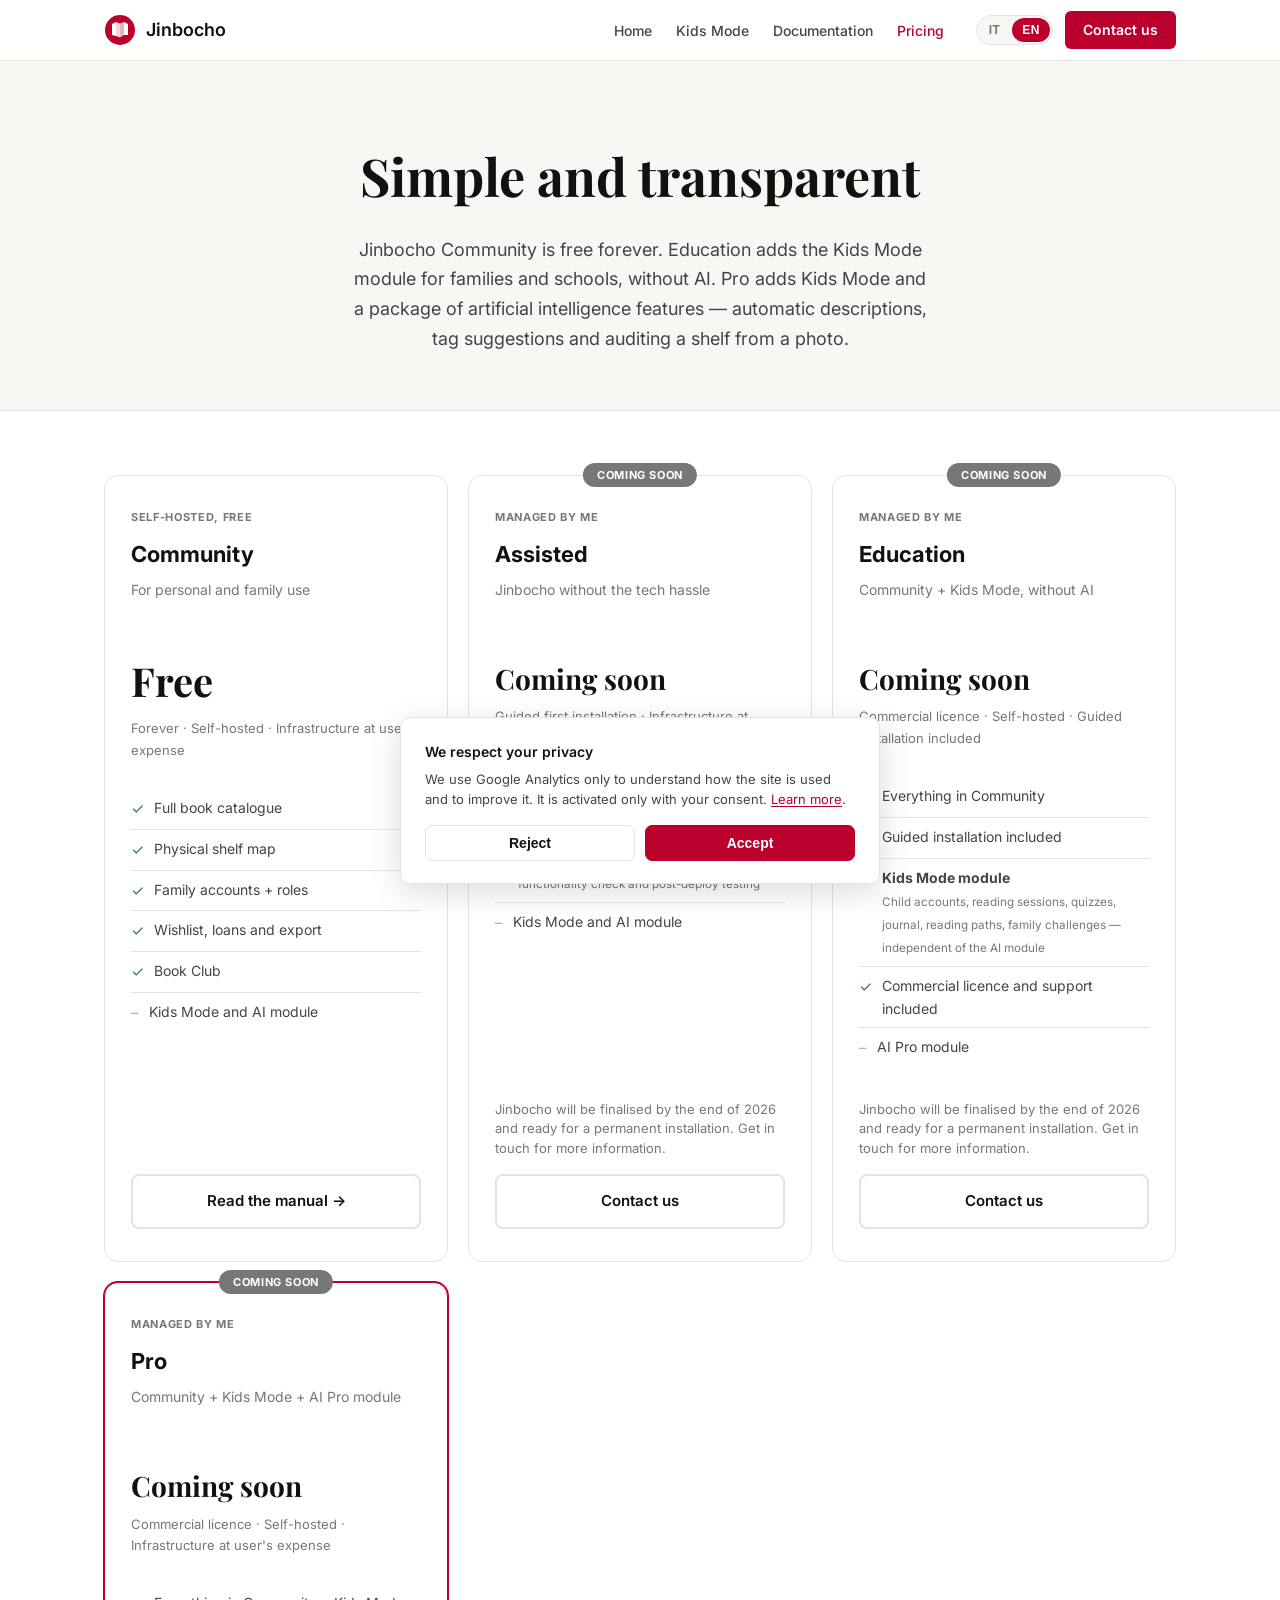
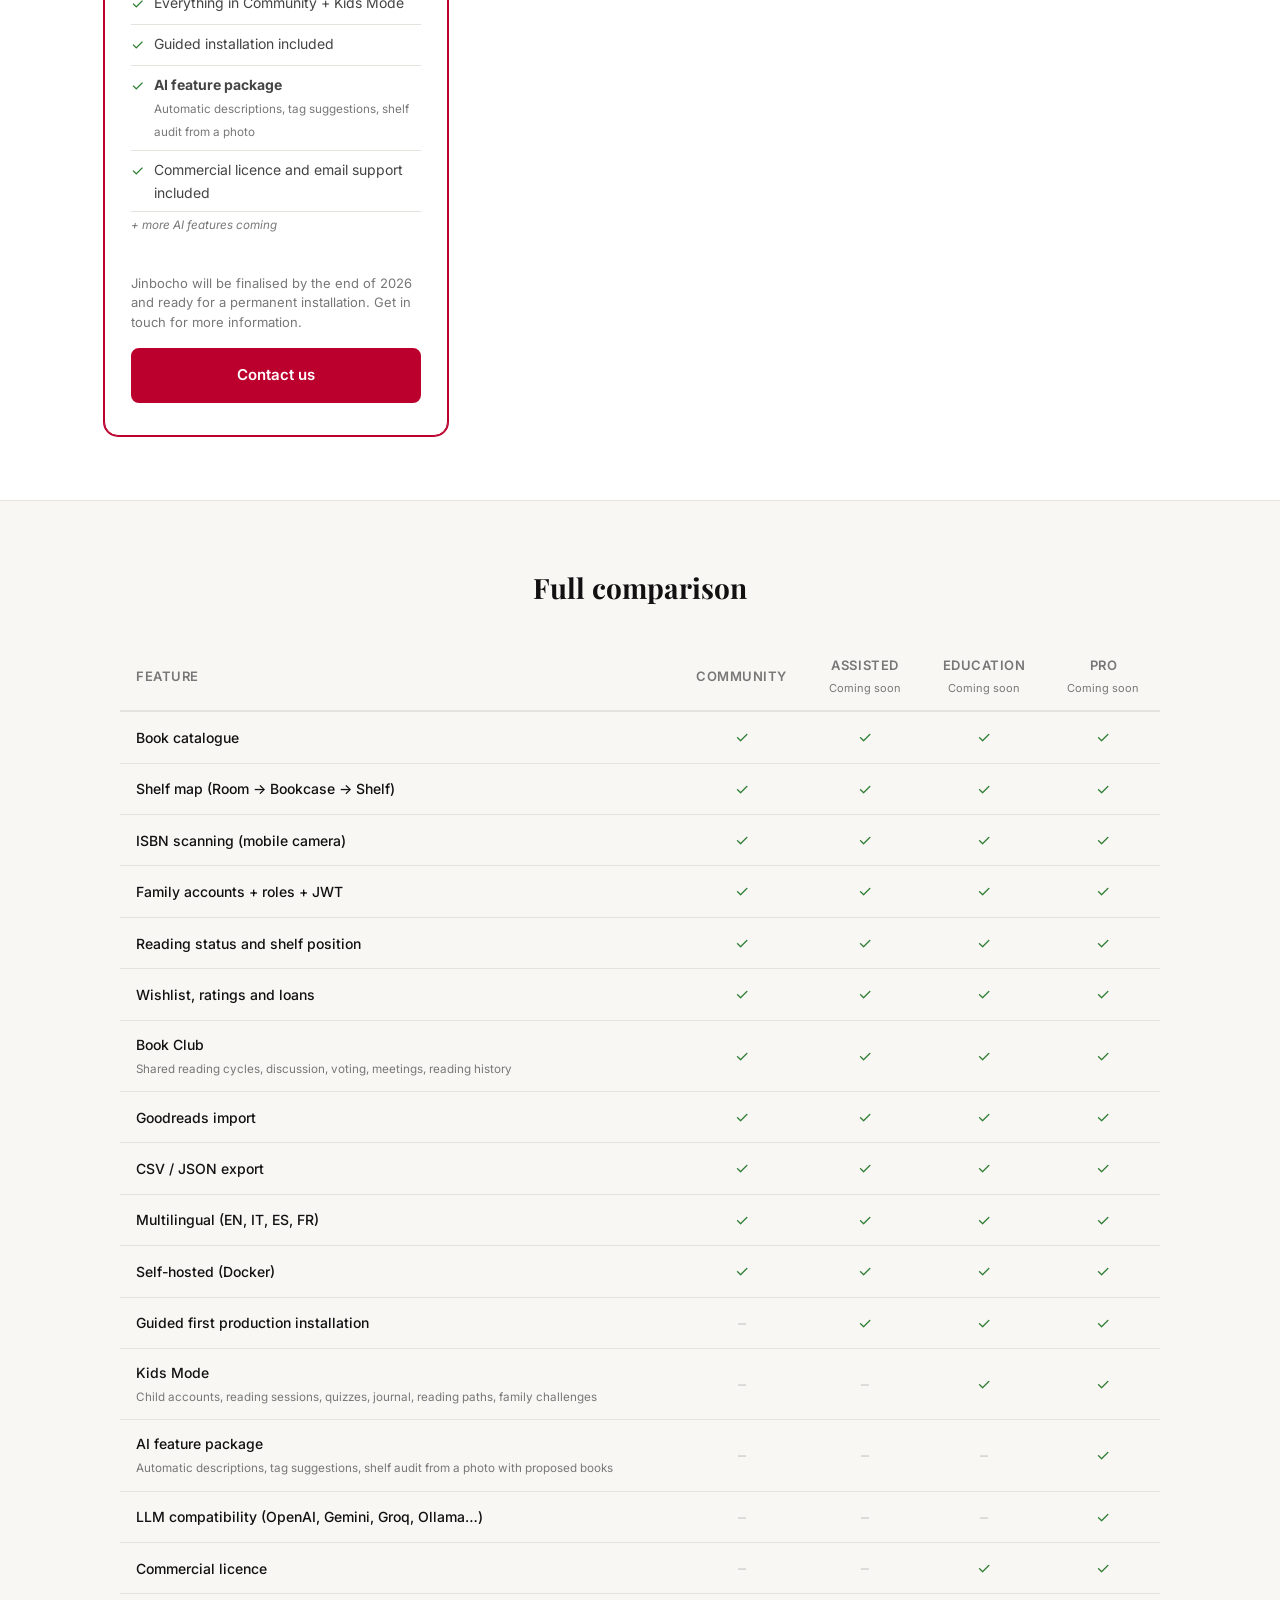
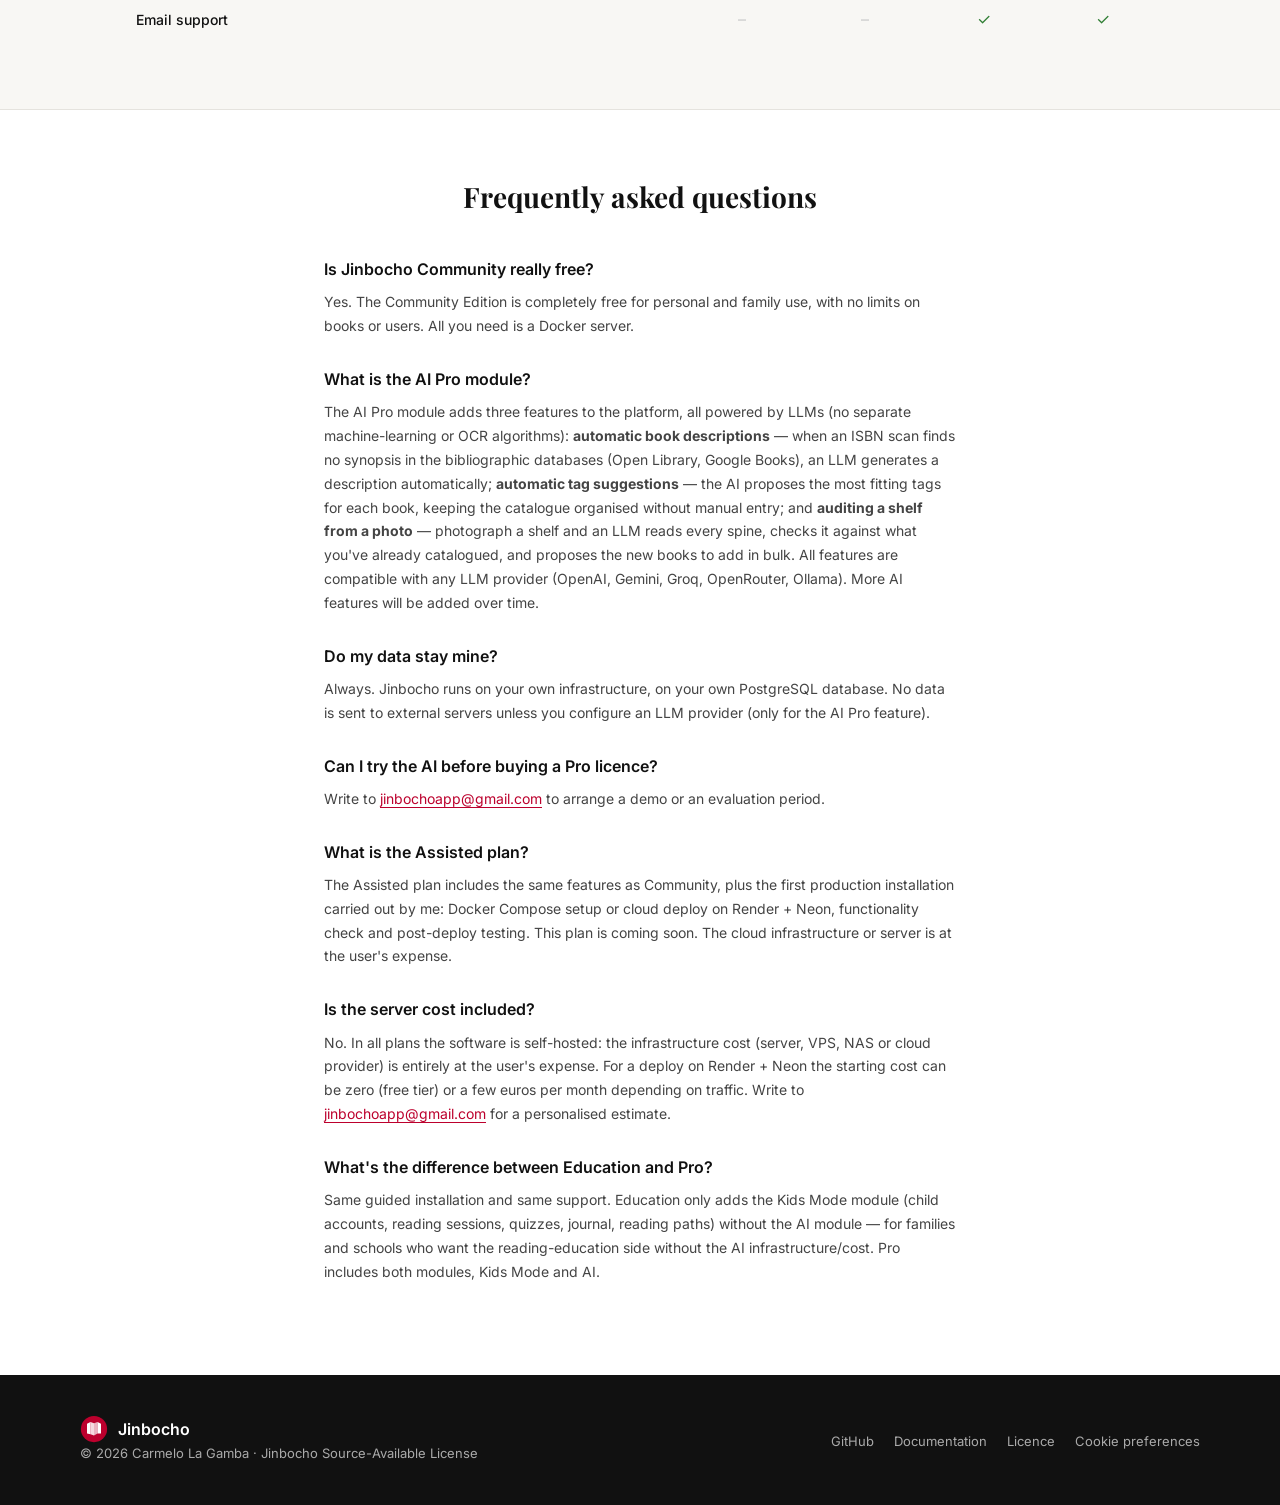
<file: pricing/index.html>
<!DOCTYPE html>
<html lang="en">
<head>
  <meta charset="UTF-8" />
  <meta name="viewport" content="width=device-width, initial-scale=1.0" />
  <!-- Google tag (gtag.js) -->
  <script src="../assets/js/ga-consent-default.js"></script>
  <script async src="https://www.googletagmanager.com/gtag/js?id=G-TF0Z5E1TLK"></script>
  <script src="../assets/js/ga-init.js"></script>
  <title>Pricing — Jinbocho</title>
  <meta name="description" content="Jinbocho Community is free forever. Education adds Kids Mode (reading education for families and schools, no AI); Pro adds Kids Mode plus a package of AI features: automatic descriptions, tag suggestions and auditing a shelf from a photo. Available on request." />
  <link rel="preconnect" href="https://fonts.googleapis.com" />
  <link rel="preconnect" href="https://fonts.gstatic.com" crossorigin />
  <link href="https://fonts.googleapis.com/css2?family=Inter:wght@400;500;600&family=Playfair+Display:wght@600;700&display=swap" rel="stylesheet" />
  <link rel="stylesheet" href="../assets/css/base.css" />
  <link rel="stylesheet" href="../assets/css/pricing.css" />
</head>
<body>

<nav>
  <div class="nav-inner">
    <a href="../../.." class="nav-logo">
      <svg viewBox="0 0 32 32" fill="none" xmlns="http://www.w3.org/2000/svg">
        <circle cx="16" cy="16" r="15" fill="#BC002D"/>
        <path d="M8 10 L12 8 L12 22 L8 21 Z" fill="white"/>
        <path d="M12 8 L16 9.5 L16 23.5 L12 22 Z" fill="rgba(255,255,255,0.85)"/>
        <path d="M16 9.5 L20 8 L20 21 L16 23.5 Z" fill="rgba(255,255,255,0.7)"/>
        <path d="M20 8 L24 10 L24 21 L20 21 Z" fill="white"/>
      </svg>
      Jinbocho
    </a>
    <ul class="nav-links">
      <li><a href="../../.." data-i18n="p-nav-home">Home</a></li>
      <li><a href="../../..#kids-mode" data-i18n="p-nav-kids">Kids Mode</a></li>
      <li><a href="../manuals/" data-i18n="p-nav-docs" data-href-it="../manuals/it/" data-href-en="../manuals/">Documentazione</a></li>
      <li><a href="../pricing/" class="active" data-i18n="p-nav-pricing">Prezzi</a></li>
    </ul>
    <div class="nav-end">
      <div class="lang-toggle" aria-label="Scegli lingua / Choose language">
        <button class="lang-btn" data-lang="it" onclick="setLang('it')">IT</button>
        <button class="lang-btn" data-lang="en" onclick="setLang('en')">EN</button>
      </div>
      <a href="mailto:info@jinbocho.eu" class="nav-cta" data-i18n="p-nav-contact">Contattaci</a>
    </div>
    <button class="nav-hamburger" id="nav-hamburger" aria-label="Menu" aria-expanded="false" aria-controls="mobile-menu">
      <span></span>
      <span></span>
      <span></span>
    </button>
  </div>
  <div class="mobile-menu" id="mobile-menu" aria-hidden="true">
    <ul class="mobile-nav-links">
      <li><a href="../../.." data-i18n="p-nav-home">Home</a></li>
      <li><a href="../../..#kids-mode" data-i18n="p-nav-kids">Kids Mode</a></li>
      <li><a href="../manuals/" data-i18n="p-nav-docs" data-href-it="../manuals/it/" data-href-en="../manuals/">Documentazione</a></li>
      <li><a href="../pricing/" class="active" data-i18n="p-nav-pricing">Prezzi</a></li>
    </ul>
    <div class="mobile-menu-cta">
      <div class="lang-toggle" aria-label="Scegli lingua / Choose language">
        <button class="lang-btn" data-lang="it" onclick="setLang('it')">IT</button>
        <button class="lang-btn" data-lang="en" onclick="setLang('en')">EN</button>
      </div>
      <a href="mailto:info@jinbocho.eu" class="nav-cta" data-i18n="p-nav-contact">Contattaci</a>
    </div>
  </div>
</nav>

<section class="pricing-hero">
  <h1 data-i18n="p-hero-h1">Semplice e trasparente</h1>
  <p data-i18n="p-hero-sub">Jinbocho Community è gratuito per sempre. Il modulo AI Pro aggiunge un pacchetto di funzionalità di intelligenza artificiale — descrizione automatica, suggerimento tag e verifica di uno scaffale da una foto — per completare e arricchire il flusso di catalogazione.</p>
</section>

<section class="pricing-section">
  <div class="pricing-grid">

    <!-- COMMUNITY -->
    <div class="pricing-card">
      <div class="plan-kicker" data-i18n="p-c-kicker">Self-hosted, gratis</div>
      <div class="plan-name" data-i18n="p-c-name">Community</div>
      <div class="plan-tagline" data-i18n="p-c-tagline">Per uso personale e familiare</div>
      <div class="plan-price" data-i18n="p-c-price">Gratis</div>
      <div class="plan-price-note" data-i18n="p-c-price-note">Per sempre · Self-hosted · Infrastruttura a carico dell'utente</div>
      <ul class="plan-features">
        <li><span class="check">✓</span><span data-i18n="p-c-f1">Catalogo libri completo</span></li>
        <li><span class="check">✓</span><span data-i18n="p-c-f2">Mappa fisica degli scaffali</span></li>
        <li><span class="check">✓</span><span data-i18n="p-c-f3">Account famiglia + ruoli</span></li>
        <li><span class="check">✓</span><span data-i18n="p-c-f4">Wishlist, prestiti ed export</span></li>
        <li><span class="check">✓</span><span data-i18n="p-c-f5">Circolo dei lettori</span></li>
        <li><span class="cross">–</span><span data-i18n="p-c-f6">Kids Mode e modulo AI</span></li>
      </ul>
      <a href="../manuals/it/" data-href-it="../manuals/it/" data-href-en="../manuals/" class="plan-cta outline" data-i18n="p-c-cta">
        Leggi il manuale →
      </a>
    </div>

    <!-- ASSISTITO -->
    <div class="pricing-card">
      <div class="plan-kicker" data-i18n="p-a-kicker">Gestito da me</div>
      <div class="badge badge-neutral badge-soon" data-i18n="p-a-badge">Presto disponibile</div>
      <div class="plan-name" data-i18n="p-a-name">Assistito</div>
      <div class="plan-tagline" data-i18n="p-a-tagline">Avere Jinbocho senza pensieri tecnici</div>
      <div class="plan-price" style="font-size:28px; margin-top:8px;" data-i18n="p-a-price">Presto disponibile</div>
      <div class="plan-price-note" data-i18n="p-a-price-note">Prima installazione guidata · Infrastruttura a carico dell'utente</div>
      <ul class="plan-features">
        <li><span class="check">✓</span><span data-i18n="p-a-f1">Tutto di Community</span></li>
        <li><span class="check">✓</span><span data-i18n-html="p-a-f2"><strong>Installazione guidata da me</strong><br><small style="color:var(--ink-soft)">Docker Compose o cloud (Render + Neon), verifica e test post-deploy</small></span></li>
        <li><span class="cross">–</span><span data-i18n="p-a-f3">Kids Mode e modulo AI</span></li>
      </ul>
      <p class="plan-soon-note" data-i18n="p-a-soon-note">Entro la fine del 2026 Jinbocho verrà finalizzato e potrà essere installato definitivamente. Scrivici per ricevere informazioni.</p>
      <a href="mailto:info@jinbocho.eu" class="plan-cta outline" data-i18n="p-a-cta">Contattaci</a>
    </div>

    <!-- EDUCATION -->
    <div class="pricing-card">
      <div class="plan-kicker" data-i18n="p-e-kicker">Gestito da me</div>
      <div class="badge badge-neutral badge-soon" data-i18n="p-e-badge">Presto disponibile</div>
      <div class="plan-name" data-i18n="p-e-name">Education</div>
      <div class="plan-tagline" data-i18n="p-e-tagline">Community + Kids Mode, senza AI</div>
      <div class="plan-price" style="font-size:28px; margin-top:8px;" data-i18n="p-e-price">Presto disponibile</div>
      <div class="plan-price-note" data-i18n="p-e-price-note">Licenza commerciale · Self-hosted · Installazione guidata inclusa</div>
      <ul class="plan-features">
        <li><span class="check">✓</span><span data-i18n="p-e-f1">Tutto di Community</span></li>
        <li><span class="check">✓</span><span data-i18n="p-e-f2">Installazione guidata inclusa</span></li>
        <li><span class="check">✓</span><span data-i18n-html="p-e-f3"><strong>Modulo Kids Mode</strong><br><small style="color:var(--ink-soft)">Account bambini, sessioni di lettura, quiz, diario, percorsi di lettura, sfide familiari — senza dipendere dal modulo AI</small></span></li>
        <li><span class="check">✓</span><span data-i18n="p-e-f4">Licenza commerciale e supporto incluso</span></li>
        <li><span class="cross">–</span><span data-i18n="p-e-f5">Modulo AI Pro</span></li>
      </ul>
      <p class="plan-soon-note" data-i18n="p-e-soon-note">Entro la fine del 2026 Jinbocho verrà finalizzato e potrà essere installato definitivamente. Scrivici per ricevere informazioni.</p>
      <a href="mailto:info@jinbocho.eu" class="plan-cta outline" data-i18n="p-e-cta">Contattaci</a>
    </div>

    <!-- PRO -->
    <div class="pricing-card featured">
      <div class="plan-kicker" data-i18n="p-p-kicker">Gestito da me</div>
      <div class="badge badge-soon" data-i18n="p-p-badge">Presto disponibile</div>
      <div class="plan-name" data-i18n="p-p-name">Pro</div>
      <div class="plan-tagline" data-i18n="p-p-tagline">Community + Kids Mode + modulo AI Pro</div>
      <div class="plan-price" style="font-size:28px; margin-top:8px;" data-i18n="p-p-price">Presto disponibile</div>
      <div class="plan-price-note" data-i18n="p-p-price-note">Licenza commerciale · Self-hosted · Infrastruttura a carico dell'utente</div>
      <ul class="plan-features">
        <li><span class="check">✓</span><span data-i18n="p-p-f1">Tutto di Community + Kids Mode</span></li>
        <li><span class="check">✓</span><span data-i18n="p-p-f2">Installazione guidata inclusa</span></li>
        <li><span class="check">✓</span><span data-i18n-html="p-p-f3"><strong>Pacchetto funzionalità AI</strong><br><small style="color:var(--ink-soft)">Descrizione automatica, suggerimento tag, verifica scaffale da foto</small></span></li>
        <li><span class="check">✓</span><span data-i18n="p-p-f4">Licenza commerciale e supporto via email incluso</span></li>
        <li style="color:var(--ink-soft); font-style:italic; border-bottom:none; padding-top:4px;"><small data-i18n="p-p-f5">+ altre funzionalità AI in arrivo</small></li>
      </ul>
      <p class="plan-soon-note" data-i18n="p-p-soon-note">Entro la fine del 2026 Jinbocho verrà finalizzato e potrà essere installato definitivamente. Scrivici per ricevere informazioni.</p>
      <a href="mailto:info@jinbocho.eu" class="plan-cta solid" data-i18n="p-p-cta">Contattaci</a>
    </div>

  </div>
</section>

<!-- COMPARISON TABLE -->
<section class="compare-section">
  <div class="compare-inner">
    <h2 data-i18n="p-t-title">Confronto completo</h2>
    <table class="compare-table">
      <thead>
        <tr>
          <th data-i18n="p-t-h1">Funzionalità</th>
          <th data-i18n="p-t-h2">Community</th>
          <th><span data-i18n="p-t-h3">Assistito</span><br><small style="font-weight:400; text-transform:none; letter-spacing:0; color:var(--ink-soft); font-size:11px;" data-i18n="p-t-h3-soon">Presto disponibile</small></th>
          <th><span data-i18n="p-t-h4">Education</span><br><small style="font-weight:400; text-transform:none; letter-spacing:0; color:var(--ink-soft); font-size:11px;" data-i18n="p-t-h4-soon">Presto disponibile</small></th>
          <th><span data-i18n="p-t-h5">Pro</span><br><small style="font-weight:400; text-transform:none; letter-spacing:0; color:var(--ink-soft); font-size:11px;" data-i18n="p-t-h5-soon">Presto disponibile</small></th>
        </tr>
      </thead>
      <tbody>
        <tr>
          <td data-i18n="p-t-r1">Catalogo libri</td>
          <td><span class="t-check">✓</span></td>
          <td><span class="t-check">✓</span></td>
          <td><span class="t-check">✓</span></td>
          <td><span class="t-check">✓</span></td>
        </tr>
        <tr>
          <td data-i18n="p-t-r2">Mappa scaffali (Room → Bookcase → Shelf)</td>
          <td><span class="t-check">✓</span></td>
          <td><span class="t-check">✓</span></td>
          <td><span class="t-check">✓</span></td>
          <td><span class="t-check">✓</span></td>
        </tr>
        <tr>
          <td data-i18n="p-t-r3">Scansione ISBN (camera mobile)</td>
          <td><span class="t-check">✓</span></td>
          <td><span class="t-check">✓</span></td>
          <td><span class="t-check">✓</span></td>
          <td><span class="t-check">✓</span></td>
        </tr>
        <tr>
          <td data-i18n="p-t-r4">Account famiglia + ruoli + JWT</td>
          <td><span class="t-check">✓</span></td>
          <td><span class="t-check">✓</span></td>
          <td><span class="t-check">✓</span></td>
          <td><span class="t-check">✓</span></td>
        </tr>
        <tr>
          <td data-i18n="p-t-r5">Stato lettura e posizione sullo scaffale</td>
          <td><span class="t-check">✓</span></td>
          <td><span class="t-check">✓</span></td>
          <td><span class="t-check">✓</span></td>
          <td><span class="t-check">✓</span></td>
        </tr>
        <tr>
          <td data-i18n="p-t-r6">Wishlist, valutazioni e prestiti</td>
          <td><span class="t-check">✓</span></td>
          <td><span class="t-check">✓</span></td>
          <td><span class="t-check">✓</span></td>
          <td><span class="t-check">✓</span></td>
        </tr>
        <tr>
          <td><span data-i18n="p-t-rbc">Circolo dei lettori</span><br><small style="color:var(--ink-soft); font-weight:400;" data-i18n="p-t-rbc-s">Cicli di lettura condivisa, discussione, votazione, incontri, storico letture</small></td>
          <td><span class="t-check">✓</span></td>
          <td><span class="t-check">✓</span></td>
          <td><span class="t-check">✓</span></td>
          <td><span class="t-check">✓</span></td>
        </tr>
        <tr>
          <td data-i18n="p-t-r7">Import da Goodreads</td>
          <td><span class="t-check">✓</span></td>
          <td><span class="t-check">✓</span></td>
          <td><span class="t-check">✓</span></td>
          <td><span class="t-check">✓</span></td>
        </tr>
        <tr>
          <td data-i18n="p-t-r8">Export CSV / JSON</td>
          <td><span class="t-check">✓</span></td>
          <td><span class="t-check">✓</span></td>
          <td><span class="t-check">✓</span></td>
          <td><span class="t-check">✓</span></td>
        </tr>
        <tr>
          <td data-i18n="p-t-r9">Multilingua (EN, IT, ES, FR)</td>
          <td><span class="t-check">✓</span></td>
          <td><span class="t-check">✓</span></td>
          <td><span class="t-check">✓</span></td>
          <td><span class="t-check">✓</span></td>
        </tr>
        <tr>
          <td data-i18n="p-t-r10">Self-hosted (Docker)</td>
          <td><span class="t-check">✓</span></td>
          <td><span class="t-check">✓</span></td>
          <td><span class="t-check">✓</span></td>
          <td><span class="t-check">✓</span></td>
        </tr>
        <tr>
          <td data-i18n="p-t-r11">Prima installazione guidata in produzione</td>
          <td><span class="t-cross">–</span></td>
          <td><span class="t-check">✓</span></td>
          <td><span class="t-check">✓</span></td>
          <td><span class="t-check">✓</span></td>
        </tr>
        <tr>
          <td><span data-i18n="p-t-rkids">Kids Mode</span><br><small style="color:var(--ink-soft); font-weight:400;" data-i18n="p-t-rkids-s">Account bambini, sessioni di lettura, quiz, diario, percorsi di lettura, sfide familiari</small></td>
          <td><span class="t-cross">–</span></td>
          <td><span class="t-cross">–</span></td>
          <td><span class="t-check">✓</span></td>
          <td><span class="t-check">✓</span></td>
        </tr>
        <tr>
          <td><span data-i18n="p-t-r12">Pacchetto funzionalità AI</span><br><small style="color:var(--ink-soft); font-weight:400;" data-i18n="p-t-r12s">Descrizione automatica, suggerimento tag, verifica scaffale da foto con libri proposti</small></td>
          <td><span class="t-cross">–</span></td>
          <td><span class="t-cross">–</span></td>
          <td><span class="t-cross">–</span></td>
          <td><span class="t-check">✓</span></td>
        </tr>
        <tr>
          <td data-i18n="p-t-r13">Compatibilità LLM (OpenAI, Gemini, Groq, Ollama…)</td>
          <td><span class="t-cross">–</span></td>
          <td><span class="t-cross">–</span></td>
          <td><span class="t-cross">–</span></td>
          <td><span class="t-check">✓</span></td>
        </tr>
        <tr>
          <td data-i18n="p-t-r14">Licenza commerciale</td>
          <td><span class="t-cross">–</span></td>
          <td><span class="t-cross">–</span></td>
          <td><span class="t-check">✓</span></td>
          <td><span class="t-check">✓</span></td>
        </tr>
        <tr>
          <td data-i18n="p-t-r15">Supporto via email</td>
          <td><span class="t-cross">–</span></td>
          <td><span class="t-cross">–</span></td>
          <td><span class="t-check">✓</span></td>
          <td><span class="t-check">✓</span></td>
        </tr>
      </tbody>
    </table>
  </div>
</section>

<!-- FAQ -->
<section class="faq-section">
  <h2 data-i18n="p-faq-title">Domande frequenti</h2>

  <div class="faq-item">
    <div class="faq-q" data-i18n="p-faq1-q">Jinbocho Community è davvero gratuito?</div>
    <div class="faq-a" data-i18n="p-faq1-a">Sì. La Community Edition è completamente gratuita per uso personale e familiare, senza limiti di libri o utenti. Basta un server Docker.</div>
  </div>

  <div class="faq-item">
    <div class="faq-q" data-i18n="p-faq2-q">Cos'è il modulo AI Pro?</div>
    <div class="faq-a" data-i18n-html="p-faq2-a">Il modulo AI Pro aggiunge tre funzionalità alla piattaforma, tutte basate su LLM (nessun algoritmo di machine learning o OCR separato): <strong>descrizione automatica dei libri</strong> — quando la scansione ISBN non trova una sinossi nei database bibliografici (Open Library, Google Books), un LLM genera automaticamente la descrizione; <strong>suggerimento automatico dei tag</strong> — l'AI propone i tag più adatti per ogni libro, per tenere il catalogo organizzato senza inserirli a mano; e <strong>verifica di uno scaffale a partire da una foto</strong> — fotografa uno scaffale e un LLM legge ogni dorso, verifica cosa hai già catalogato e propone i libri nuovi da aggiungere in blocco. Tutte le funzionalità sono compatibili con qualsiasi provider LLM (OpenAI, Gemini, Groq, OpenRouter, Ollama). Altre funzionalità AI verranno aggiunte nel tempo.</div>
  </div>

  <div class="faq-item">
    <div class="faq-q" data-i18n="p-faq3-q">I miei dati rimangono miei?</div>
    <div class="faq-a" data-i18n="p-faq3-a">Sempre. Jinbocho gira sulla tua infrastruttura, su un tuo database PostgreSQL. Nessun dato viene inviato a server esterni, a meno che tu non configuri un provider LLM (solo per la funzione AI Pro).</div>
  </div>

  <div class="faq-item">
    <div class="faq-q" data-i18n="p-faq4-q">Posso provare l'AI prima di acquistare la licenza Pro?</div>
    <div class="faq-a" data-i18n-html="p-faq4-a">Scrivi a <a href="mailto:info@jinbocho.eu">info@jinbocho.eu</a> per concordare una demo o un periodo di valutazione.</div>
  </div>

  <div class="faq-item">
    <div class="faq-q" data-i18n="p-faq5-q">Cos'è il piano Assistito?</div>
    <div class="faq-a" data-i18n="p-faq5-a">Il piano Assistito include le stesse funzionalità di Community, più la prima installazione in produzione a cura mia: configurazione Docker Compose oppure deploy cloud su Render + Neon, verifica del funzionamento e test post-deploy. Il piano è presto disponibile. L'infrastruttura cloud o il server è a carico dell'utente.</div>
  </div>

  <div class="faq-item">
    <div class="faq-q" data-i18n="p-faq6-q">Il costo del server è incluso?</div>
    <div class="faq-a" data-i18n-html="p-faq6-a">No. In tutti i piani il software è self-hosted: il costo dell'infrastruttura (server, VPS, NAS o cloud provider) è interamente a carico dell'utente. Per un deploy su Render + Neon il costo di partenza può essere zero (free tier) o pochi euro al mese a seconda del traffico. Scrivi a <a href="mailto:info@jinbocho.eu">info@jinbocho.eu</a> per una stima personalizzata.</div>
  </div>

  <div class="faq-item">
    <div class="faq-q" data-i18n="p-faq7-q">Qual è la differenza tra Education e Pro?</div>
    <div class="faq-a" data-i18n="p-faq7-a">Stessa installazione guidata e stesso supporto. Education aggiunge solo il modulo Kids Mode (account bambini, letture, quiz, diario, percorsi di lettura) senza il modulo AI — pensato per famiglie e scuole che vogliono la parte educativa senza il costo/infrastruttura dell'intelligenza artificiale. Pro include entrambi i moduli, Kids Mode e AI.</div>
  </div>
</section>

<footer>
  <div class="footer-inner">
    <div>
      <div class="footer-brand">
        <svg viewBox="0 0 32 32" fill="none" xmlns="http://www.w3.org/2000/svg">
          <circle cx="16" cy="16" r="15" fill="#BC002D"/>
          <path d="M8 10 L12 8 L12 22 L8 21 Z" fill="white"/>
          <path d="M12 8 L16 9.5 L16 23.5 L12 22 Z" fill="rgba(255,255,255,0.85)"/>
          <path d="M16 9.5 L20 8 L20 21 L16 23.5 Z" fill="rgba(255,255,255,0.7)"/>
          <path d="M20 8 L24 10 L24 21 L20 21 Z" fill="white"/>
        </svg>
        Jinbocho
      </div>
      <div class="footer-copy">© 2026 Carmelo La Gamba · Jinbocho Source-Available License</div>
    </div>
    <ul class="footer-links">
      <li><a href="https://github.com/jinbocho" target="_blank" rel="noopener">GitHub</a></li>
      <li><a href="../manuals/" data-i18n="p-footer-docs" data-href-it="../manuals/it/" data-href-en="../manuals/">Documentazione</a></li>
      <li><a href="https://github.com/jinbocho/jinbocho.github.io/blob/main/LICENSE" target="_blank" rel="noopener" data-i18n="p-footer-license">Licenza</a></li>
      <li><button type="button" id="privacy-settings-link" data-i18n="p-footer-cookie">Preferenze cookie</button></li>
    </ul>
  </div>
</footer>

<!-- ── PRIVACY / COOKIE PREFERENCES PANEL ──
     Deliberately not named "cookie-banner" etc.: generic cookie-consent
     class/id names are pattern-matched and force-hidden by some ad-blocker
     "annoyances" filter lists (e.g. uBlock Origin's cookie-notice lists),
     which silently breaks the reopen button even though the JS runs fine. -->
<div class="privacy-banner" id="privacy-banner" role="dialog" aria-live="polite" aria-label="Cookie consent">
  <p class="privacy-banner-title" data-i18n="p-cookie-title">Rispettiamo la tua privacy</p>
  <p class="privacy-banner-text" data-i18n-html="p-cookie-text">
    Usiamo Google Analytics solo per capire come viene usato il sito e migliorarlo. Si attiva soltanto con il tuo consenso. <a href="https://policies.google.com/privacy" target="_blank" rel="noopener">Scopri di più</a>.
  </p>
  <div class="privacy-banner-actions">
    <button type="button" class="privacy-btn privacy-btn-reject" id="privacy-reject" data-i18n="p-cookie-reject">Rifiuta</button>
    <button type="button" class="privacy-btn privacy-btn-accept" id="privacy-accept" data-i18n="p-cookie-accept">Accetta</button>
  </div>
</div>

<script src="../assets/js/pricing-i18n.js"></script>
<script src="../assets/js/site.js"></script>

</body>
</html>
</file>
<file: assets/css/base.css>
/* Jinbocho — shared base styles (reset, design tokens, language toggle) */
/* Used by both index.html and pricing/index.html */

    *, *::before, *::after { box-sizing: border-box; margin: 0; padding: 0; }

    :root {
      --red:     #BC002D;
      --red-dim: #8a0020;
      --red-bg:  #fdf4f5;
      --ink:     #111111;
      --ink-mid: #444444;
      --ink-soft:#777777;
      --line:    #e5e3de;
      --bg:      #f8f7f4;
      --white:   #ffffff;
      --radius:  10px;
      --max:     1120px;
    }

    html { scroll-behavior: smooth; }

    body {
      font-family: 'Inter', system-ui, sans-serif;
      font-size: 16px;
      line-height: 1.65;
      color: var(--ink);
      background: var(--white);
      -webkit-font-smoothing: antialiased;
    }

    a { color: inherit; text-decoration: none; }


    /* ── LANG TOGGLE ── */
    .lang-toggle {
      display: flex;
      align-items: center;
      background: var(--bg);
      border: 1px solid var(--line);
      border-radius: 100px;
      padding: 2px;
      gap: 2px;
    }
    .lang-btn {
      font-size: 12px;
      font-weight: 600;
      letter-spacing: 0.04em;
      padding: 4px 10px;
      border-radius: 100px;
      border: none;
      background: transparent;
      color: var(--ink-soft);
      cursor: pointer;
      transition: background 0.15s, color 0.15s;
      line-height: 1.4;
    }
    .lang-btn.active {
      background: var(--red);
      color: var(--white);
    }
    .lang-btn:hover:not(.active) {
      background: var(--line);
      color: var(--ink);
    }
</file>
<file: assets/css/index.css>
/* Jinbocho — landing page (index.html) styles */
/* Shared tokens/reset/lang-toggle live in base.css */

    img { max-width: 100%; display: block; }

    /* ── LAYOUT ── */
    .container { max-width: var(--max); margin: 0 auto; padding: 0 24px; }

    /* ── TRIAL BANNER ── */
    .trial-banner {
      background: var(--red-bg);
      border-bottom: 1px solid #f5c5cb;
    }
    .trial-banner.hidden { display: none; }
    .trial-banner-inner {
      display: flex;
      align-items: center;
      justify-content: center;
      flex-wrap: wrap;
      gap: 8px 20px;
      max-width: var(--max);
      margin: 0 auto;
      padding: 12px 44px 12px 20px;
      position: relative;
    }
    .trial-banner-inner p {
      font-size: 14px;
      color: var(--ink);
      margin: 0;
    }
    .trial-banner-inner p strong { color: var(--red); }
    .trial-banner-inner .btn {
      padding: 7px 18px;
      font-size: 13px;
      flex-shrink: 0;
    }
    .trial-banner-close {
      position: absolute;
      top: 50%;
      right: 12px;
      transform: translateY(-50%);
      background: none;
      border: none;
      cursor: pointer;
      font-size: 18px;
      line-height: 1;
      color: var(--ink-soft);
      padding: 6px;
    }
    .trial-banner-close:hover { color: var(--ink); }
    @media (max-width: 560px) {
      .trial-banner-inner {
        flex-direction: column;
        text-align: center;
        padding: 16px 40px;
        gap: 10px;
      }
      .trial-banner-inner p { font-size: 13px; }
      .trial-banner-inner .btn { width: 100%; max-width: 240px; }
      .trial-banner-close { top: 10px; transform: none; right: 10px; }
    }

    /* ── NAV ── */
    nav {
      position: sticky;
      top: 0;
      z-index: 100;
      background: rgba(255,255,255,0.95);
      backdrop-filter: blur(8px);
      border-bottom: 1px solid var(--line);
    }
    .nav-inner {
      display: flex;
      align-items: center;
      justify-content: space-between;
      height: 64px;
      gap: 16px;
    }
    .nav-logo {
      display: flex;
      align-items: center;
      gap: 10px;
      font-size: 18px;
      font-weight: 600;
      color: var(--ink);
      flex-shrink: 0;
    }
    .nav-logo svg { width: 32px; height: 32px; }
    .nav-links {
      display: flex;
      align-items: center;
      gap: 28px;
      list-style: none;
      font-size: 14px;
      color: var(--ink-mid);
      white-space: nowrap;
    }
    .nav-links a:hover { color: var(--red); }
    .nav-cta {
      display: flex;
      align-items: center;
      gap: 10px;
      flex-shrink: 0;
      white-space: nowrap;
    }
    .btn {
      display: inline-flex;
      align-items: center;
      justify-content: center;
      gap: 6px;
      font-size: 14px;
      font-weight: 500;
      border-radius: 7px;
      padding: 9px 18px;
      cursor: pointer;
      transition: background 0.15s, color 0.15s, border-color 0.15s, opacity 0.15s;
      border: 1px solid transparent;
      white-space: nowrap;
    }
    .btn-primary {
      background: var(--red);
      color: var(--white);
      border-color: var(--red);
    }
    .btn-primary:hover { background: var(--red-dim); border-color: var(--red-dim); }
    .btn-accent {
      background: var(--red-bg);
      color: var(--red);
      border-color: var(--red);
      font-weight: 600;
    }
    .btn-accent:hover { background: var(--red); color: var(--white); }
    .btn-outline {
      background: transparent;
      color: var(--ink);
      border-color: var(--line);
    }
    .btn-outline:hover { border-color: #bbb; }
    .btn-lg { font-size: 16px; padding: 13px 28px; border-radius: 9px; }
    .btn-ghost { color: var(--ink-mid); font-size: 14px; font-weight: 500; }
    .btn-ghost:hover { color: var(--ink); }


    /* ── HERO ── */
    .hero {
      padding: 96px 0 80px;
      text-align: center;
      background: var(--white);
    }
    .hero-eyebrow {
      display: inline-block;
      font-size: 12px;
      font-weight: 600;
      letter-spacing: 0.1em;
      text-transform: uppercase;
      color: var(--red);
      background: var(--red-bg);
      border: 1px solid #f5c5cb;
      padding: 4px 12px;
      border-radius: 100px;
      margin-bottom: 24px;
    }
    .hero h1 {
      font-family: 'Playfair Display', Georgia, serif;
      font-size: clamp(36px, 5.5vw, 60px);
      font-weight: 700;
      line-height: 1.15;
      color: var(--ink);
      max-width: 760px;
      margin: 0 auto 20px;
    }
    .hero h1 em {
      font-style: normal;
      color: var(--red);
    }
    .hero-sub {
      font-size: clamp(16px, 2vw, 19px);
      color: var(--ink-mid);
      max-width: 560px;
      margin: 0 auto 40px;
      line-height: 1.6;
    }
    .hero-actions {
      display: flex;
      align-items: center;
      justify-content: center;
      gap: 12px;
      flex-wrap: wrap;
    }
    .hero-meta {
      margin-top: 20px;
      font-size: 13px;
      color: var(--ink-soft);
    }
    .hero-meta a { color: var(--ink-soft); text-decoration: underline; text-underline-offset: 3px; }
    .hero-meta a:hover { color: var(--ink); }

    /* ── BADGE STRIP ── */
    /* Grid (not flex-wrap) so cells stay aligned to a fixed column count at
       every breakpoint instead of re-centering ragged rows on wrap. No internal
       dividers — the last row of 7 items is never full, so per-cell borders
       always leave one edge visually "unclosed"; equal-width cells + gap read
       as aligned without that artifact. */
    .badge-strip {
      border-top: 1px solid var(--line);
      border-bottom: 1px solid var(--line);
      background: var(--bg);
    }
    .badge-list {
      display: grid;
      grid-template-columns: repeat(4, 1fr);
      gap: 4px 18px;
      padding: 16px 0;
      font-size: 13px;
      font-weight: 500;
      color: var(--ink-mid);
    }
    .badge-item {
      display: flex;
      align-items: center;
      gap: 8px;
      line-height: 1.3;
    }
    .badge-dot {
      width: 6px;
      height: 6px;
      border-radius: 50%;
      background: var(--red);
      flex-shrink: 0;
    }

    /* ── HERO VISUAL ── */
    .hero-visual {
      padding: 0 0 80px;
      background: var(--white);
    }
    .product-shot {
      max-width: 960px;
      margin: 0 auto;
      border: 1px solid var(--line);
      border-radius: 12px;
      overflow: hidden;
      background: var(--white);
      box-shadow: 0 32px 64px -32px rgba(17, 17, 17, 0.16);
    }
    .product-shot-bar {
      display: flex;
      align-items: center;
      gap: 6px;
      padding: 11px 14px;
      background: var(--bg);
      border-bottom: 1px solid var(--line);
    }
    .product-shot-dot {
      width: 9px;
      height: 9px;
      border-radius: 50%;
      background: var(--line);
    }
    .product-shot-url {
      margin-left: 8px;
      font-size: 12px;
      font-weight: 500;
      color: var(--ink-soft);
    }
    .product-shot picture,
    .product-shot img {
      display: block;
      width: 100%;
      height: auto;
    }

    /* ── SECTION ── */
    section { padding: 88px 0; }
    .section-label {
      font-size: 12px;
      font-weight: 600;
      letter-spacing: 0.1em;
      text-transform: uppercase;
      color: var(--red);
      margin-bottom: 12px;
    }
    .section-title {
      font-family: 'Playfair Display', Georgia, serif;
      font-size: clamp(28px, 3.5vw, 40px);
      font-weight: 700;
      line-height: 1.2;
      color: var(--ink);
      max-width: 600px;
      margin-bottom: 16px;
    }
    .section-sub {
      font-size: 17px;
      color: var(--ink-mid);
      max-width: 540px;
      line-height: 1.6;
    }

    /* ── FEATURES GRID ── */
    .features-bg { background: var(--bg); }
    .features-grid {
      display: grid;
      grid-template-columns: repeat(auto-fit, minmax(300px, 1fr));
      gap: 2px;
      border: 2px solid var(--line);
      border-radius: var(--radius);
      overflow: hidden;
      margin-top: 56px;
    }
    .feature-card {
      background: var(--white);
      padding: 32px;
    }
    .feature-icon {
      width: 44px;
      height: 44px;
      background: var(--red-bg);
      border-radius: 10px;
      display: flex;
      align-items: center;
      justify-content: center;
      margin-bottom: 20px;
      flex-shrink: 0;
    }
    .feature-icon svg { width: 22px; height: 22px; stroke: var(--red); fill: none; stroke-width: 1.8; stroke-linecap: round; stroke-linejoin: round; }
    .feature-card h3 {
      font-size: 17px;
      font-weight: 600;
      margin-bottom: 8px;
      color: var(--ink);
    }
    .feature-card p {
      font-size: 15px;
      color: var(--ink-mid);
      line-height: 1.6;
    }

    /* ── HOW IT WORKS ── */
    .steps { display: grid; grid-template-columns: repeat(auto-fit, minmax(260px, 1fr)); gap: 40px; margin-top: 56px; }
    .step { position: relative; }
    .step-num {
      font-family: 'Playfair Display', Georgia, serif;
      font-size: 48px;
      font-weight: 700;
      color: var(--line);
      line-height: 1;
      margin-bottom: 12px;
    }
    .step h3 { font-size: 18px; font-weight: 600; margin-bottom: 10px; color: var(--ink); }
    .step p { font-size: 15px; color: var(--ink-mid); line-height: 1.65; }
    .step-divider {
      width: 40px;
      height: 3px;
      background: var(--red);
      border-radius: 2px;
      margin-bottom: 16px;
    }

    /* ── DETAIL SECTIONS ── */
    .detail {
      display: grid;
      grid-template-columns: 1fr 1fr;
      gap: 80px;
      align-items: center;
    }
    .detail.reverse { direction: rtl; }
    .detail.reverse > * { direction: ltr; }
    .detail-text .section-title { max-width: 440px; }
    .detail-text .section-sub { max-width: 440px; }
    .detail-list {
      margin-top: 24px;
      list-style: none;
      display: flex;
      flex-direction: column;
      gap: 12px;
    }
    .detail-list li {
      display: flex;
      align-items: flex-start;
      gap: 10px;
      font-size: 15px;
      color: var(--ink-mid);
    }
    .detail-list li::before {
      content: '';
      width: 6px;
      height: 6px;
      border-radius: 50%;
      background: var(--red);
      margin-top: 8px;
      flex-shrink: 0;
    }

    /* mock UI panels */
    .mock-panel {
      background: var(--bg);
      border: 1px solid var(--line);
      border-radius: 14px;
      overflow: hidden;
      box-shadow: 0 4px 32px rgba(0,0,0,0.06);
    }
    .mock-topbar {
      background: var(--white);
      border-bottom: 1px solid var(--line);
      padding: 12px 18px;
      display: flex;
      align-items: center;
      gap: 8px;
    }
    .mock-dot { width: 10px; height: 10px; border-radius: 50%; }
    .mock-title {
      margin-left: 8px;
      font-size: 13px;
      font-weight: 600;
      color: var(--ink-mid);
    }
    .mock-body { padding: 20px; }

    /* book list mock */
    .mock-book-row {
      display: flex;
      align-items: center;
      gap: 12px;
      padding: 10px 0;
      border-bottom: 1px solid var(--line);
    }
    .mock-book-row:last-child { border-bottom: none; }
    .mock-cover {
      width: 32px;
      height: 44px;
      border-radius: 3px;
      flex-shrink: 0;
    }
    .mock-book-info { flex: 1; min-width: 0; }
    .mock-book-title { font-size: 13px; font-weight: 600; color: var(--ink); margin-bottom: 2px; white-space: nowrap; overflow: hidden; text-overflow: ellipsis; }
    .mock-book-author { font-size: 11px; color: var(--ink-soft); }
    .mock-badge { font-size: 10px; font-weight: 600; padding: 3px 8px; border-radius: 100px; flex-shrink: 0; }
    .badge-read { background: #e8f5e9; color: #2e7d32; }
    .badge-reading { background: #fff8e1; color: #f57f17; }
    .badge-toread { background: #f3f3f3; color: #666; }

    /* shelf mock */
    .mock-shelf {
      background: var(--white);
      border: 1px solid var(--line);
      border-radius: 8px;
      margin-bottom: 12px;
    }
    .mock-shelf-header {
      background: var(--bg);
      padding: 8px 14px;
      font-size: 12px;
      font-weight: 600;
      color: var(--ink-soft);
      border-bottom: 1px solid var(--line);
    }
    .mock-shelf-books {
      display: flex;
      gap: 6px;
      padding: 12px 14px;
      flex-wrap: wrap;
    }
    .mock-spine {
      width: 14px;
      height: 56px;
      border-radius: 2px;
    }

    /* stats mock */
    .mock-stats-grid { display: grid; grid-template-columns: 1fr 1fr; gap: 10px; }
    .mock-stat-card {
      background: var(--white);
      border: 1px solid var(--line);
      border-radius: 8px;
      padding: 14px 16px;
    }
    .mock-stat-label { font-size: 11px; color: var(--ink-soft); margin-bottom: 4px; }
    .mock-stat-value { font-family: 'Playfair Display', Georgia, serif; font-size: 28px; font-weight: 700; color: var(--ink); }
    .mock-stat-value.red { color: var(--red); }
    .mock-stat-value.green { color: #2e7d32; }
    .mock-stat-value.amber { color: #c77700; }

    /* scan mock */
    .mock-scan-area {
      background: var(--ink);
      border-radius: 10px;
      aspect-ratio: 16/9;
      display: flex;
      align-items: center;
      justify-content: center;
      position: relative;
      overflow: hidden;
    }
    .mock-scan-frame {
      width: 60%;
      height: 40%;
      border: 2px solid var(--red);
      border-radius: 4px;
      position: relative;
    }
    .mock-scan-line {
      position: absolute;
      left: 0; right: 0;
      height: 2px;
      background: var(--red);
      opacity: 0.8;
      top: 50%;
      animation: scanline 2s ease-in-out infinite;
    }
    @keyframes scanline {
      0%,100% { top: 10%; }
      50% { top: 90%; }
    }
    .mock-scan-caption {
      position: absolute;
      bottom: 10px;
      left: 0; right: 0;
      text-align: center;
      font-size: 11px;
      color: rgba(255,255,255,0.7);
    }

    /* ── OPEN SOURCE ── */
    .opensource-bg { background: var(--bg); }
    .opensource-inner {
      display: grid;
      grid-template-columns: 1fr 1fr;
      gap: 60px;
      align-items: center;
    }
    .opensource-inner .section-title { max-width: 420px; }
    .opensource-inner .section-sub { max-width: 420px; }
    .tech-chips {
      display: flex;
      flex-wrap: wrap;
      gap: 8px;
      margin-top: 24px;
    }
    .chip {
      font-size: 12px;
      font-weight: 500;
      padding: 5px 12px;
      border-radius: 100px;
      background: var(--white);
      border: 1px solid var(--line);
      color: var(--ink-mid);
    }
    .license-block {
      background: var(--white);
      border: 1px solid var(--line);
      border-radius: var(--radius);
      padding: 28px;
    }
    .license-block h4 { font-size: 15px; font-weight: 600; margin-bottom: 8px; }
    .license-block p { font-size: 14px; color: var(--ink-mid); line-height: 1.6; }
    .license-block a { color: var(--red); text-decoration: underline; text-underline-offset: 3px; }
    .github-link {
      display: inline-flex;
      align-items: center;
      gap: 8px;
      margin-top: 16px;
      font-size: 14px;
      font-weight: 500;
      color: var(--ink);
      border: 1px solid var(--line);
      background: var(--white);
      padding: 8px 14px;
      border-radius: 7px;
      transition: border-color 0.15s;
    }
    .github-link:hover { border-color: #aaa; }

    /* ── DOCS SECTION ── */
    .docs-section { background: var(--white); }
    .docs-grid {
      display: grid;
      grid-template-columns: 1fr 1fr;
      gap: 24px;
      margin-top: 48px;
    }
    .compare-links {
      margin-top: 32px;
      text-align: center;
      font-size: 14px;
      color: var(--ink-soft);
    }
    .compare-links a {
      color: var(--ink-mid);
      font-weight: 500;
    }
    .compare-links a:hover { color: var(--red); }
    .docs-card {
      border: 1px solid var(--line);
      border-radius: 14px;
      padding: 36px;
      display: flex;
      flex-direction: column;
      gap: 16px;
      transition: border-color 0.15s, box-shadow 0.15s;
      text-decoration: none;
      color: inherit;
    }
    .docs-card:hover {
      border-color: var(--red);
      box-shadow: 0 4px 24px rgba(188,0,45,0.08);
    }
    .docs-card-icon {
      width: 52px;
      height: 52px;
      border-radius: 12px;
      display: flex;
      align-items: center;
      justify-content: center;
      flex-shrink: 0;
    }
    .docs-card-icon svg { width: 26px; height: 26px; stroke-width: 1.7; stroke-linecap: round; stroke-linejoin: round; fill: none; }
    .docs-card-icon.dev { background: #f0f4ff; }
    .docs-card-icon.dev svg { stroke: #3b5bdb; }
    .docs-card-icon.user { background: var(--red-bg); }
    .docs-card-icon.user svg { stroke: var(--red); }
    .docs-card-label {
      font-size: 11px;
      font-weight: 600;
      letter-spacing: 0.08em;
      text-transform: uppercase;
      color: var(--ink-soft);
    }
    .docs-card h3 {
      font-family: 'Playfair Display', Georgia, serif;
      font-size: 22px;
      font-weight: 700;
      color: var(--ink);
      line-height: 1.25;
      margin: 0;
    }
    .docs-card p {
      font-size: 15px;
      color: var(--ink-mid);
      line-height: 1.65;
      margin: 0;
      flex: 1;
    }
    .docs-card-chapters {
      list-style: none;
      display: flex;
      flex-direction: column;
      gap: 6px;
    }
    .docs-card-chapters li {
      font-size: 13px;
      color: var(--ink-mid);
      display: flex;
      align-items: center;
      gap: 8px;
    }
    .docs-card-chapters li::before {
      content: '';
      width: 5px;
      height: 5px;
      border-radius: 50%;
      background: var(--line);
      flex-shrink: 0;
    }
    .docs-card-cta {
      display: inline-flex;
      align-items: center;
      gap: 6px;
      font-size: 14px;
      font-weight: 600;
      color: var(--red);
      margin-top: 4px;
    }
    .docs-card-cta svg { width: 14px; height: 14px; transition: transform 0.15s; }
    .docs-card:hover .docs-card-cta svg { transform: translateX(3px); }
    @media (max-width: 820px) {
      .docs-grid { grid-template-columns: 1fr; }
    }
    @media (max-width: 400px) {
      .docs-card { padding: 20px; gap: 12px; }
      .docs-card-icon { width: 44px; height: 44px; border-radius: 10px; }
      .docs-card-icon svg { width: 22px; height: 22px; }
      .docs-card h3 { font-size: 18px; }
      .docs-card p { font-size: 13px; }
      .docs-card-chapters li { font-size: 12px; }
    }

    /* ── CTA ── */
    .cta-section {
      text-align: center;
      background: var(--ink);
      color: var(--white);
    }
    .cta-section .section-title { color: var(--white); max-width: none; margin: 0 auto 16px; }
    .cta-section .section-sub { color: rgba(255,255,255,0.65); max-width: none; margin: 0 auto 36px; }
    .cta-actions { display: flex; align-items: center; justify-content: center; gap: 12px; flex-wrap: wrap; }
    .btn-white { background: var(--white); color: var(--ink); border-color: var(--white); }
    .btn-white:hover { background: #f0f0f0; }
    .btn-outline-white { background: transparent; color: var(--white); border-color: rgba(255,255,255,0.3); }
    .btn-outline-white:hover { border-color: rgba(255,255,255,0.6); }

    /* ── FOOTER ── */
    footer {
      border-top: 1px solid var(--line);
      padding: 40px 0;
      background: var(--white);
    }
    .footer-inner {
      display: flex;
      align-items: center;
      justify-content: space-between;
      flex-wrap: wrap;
      gap: 20px;
    }
    .footer-logo {
      display: flex;
      align-items: center;
      gap: 10px;
      font-size: 16px;
      font-weight: 600;
      color: var(--ink);
    }
    .footer-logo svg { width: 28px; height: 28px; }
    .footer-text { font-size: 13px; color: var(--ink-soft); }
    .footer-links {
      display: flex;
      gap: 20px;
      list-style: none;
      font-size: 13px;
      color: var(--ink-soft);
    }
    .footer-links a:hover { color: var(--ink); }
    .footer-links button { all: unset; cursor: pointer; }
    .footer-links button:hover { color: var(--ink); }

    /* ── PRIVACY / COOKIE PREFERENCES PANEL ── */
    .privacy-banner {
      display: none;
      position: fixed;
      left: 16px;
      right: 16px;
      bottom: 16px;
      z-index: 200;
      max-width: 480px;
      margin: 0 auto;
      background: var(--white);
      border: 1px solid var(--line);
      border-radius: var(--radius);
      box-shadow: 0 8px 32px rgba(0,0,0,0.14);
      padding: 22px 24px;
    }
    .privacy-banner.show { display: block; }
    @keyframes privacy-banner-pulse {
      0% { box-shadow: 0 8px 32px rgba(0,0,0,0.14), 0 0 0 0 rgba(188,0,45,0.35); }
      50% { box-shadow: 0 8px 32px rgba(0,0,0,0.14), 0 0 0 6px rgba(188,0,45,0.18); }
      100% { box-shadow: 0 8px 32px rgba(0,0,0,0.14), 0 0 0 0 rgba(188,0,45,0); }
    }
    .privacy-banner.pulse { animation: privacy-banner-pulse .6s ease-out; }
    .privacy-banner-title {
      font-size: 14px;
      font-weight: 600;
      color: var(--ink);
      margin-bottom: 6px;
    }
    .privacy-banner-text {
      font-size: 13px;
      color: var(--ink-mid);
      line-height: 1.55;
      margin-bottom: 16px;
    }
    .privacy-banner-text a { color: var(--red); text-decoration: underline; text-underline-offset: 2px; }
    .privacy-banner-actions { display: flex; gap: 10px; flex-wrap: wrap; }
    .privacy-banner-actions .btn { flex: 1; justify-content: center; white-space: nowrap; }
    @media (max-width: 400px) {
      .privacy-banner { left: 10px; right: 10px; bottom: 10px; padding: 16px 18px; }
    }

    /* ── KIDS MODE SECTION ── */
    .kids-mode-section {
      background: #fdf6ec;
      border-top: 1px solid #f0dcb8;
      border-bottom: 1px solid #f0dcb8;
    }
    .kids-mode-label { color: #b4790a; }
    .kids-grid {
      display: grid;
      grid-template-columns: repeat(auto-fit, minmax(260px, 1fr));
      gap: 20px;
      margin-top: 40px;
      margin-bottom: 36px;
    }
    .kids-card {
      background: var(--white);
      border: 1px solid #f0dcb8;
      border-radius: 12px;
      padding: 28px;
    }
    .kids-card h3 { font-size: 17px; font-weight: 600; color: var(--ink); margin-bottom: 10px; }
    .kids-card p { font-size: 15px; color: var(--ink-mid); line-height: 1.65; }
    .kids-card .feature-icon { background: #fdecc8; }

    /* ── AI PRO SECTION ── */
    .ai-pro-section {
      background: var(--red-bg);
      border-top: 1px solid #f5c5cb;
      border-bottom: 1px solid #f5c5cb;
    }
    .ai-pro-label { color: var(--red); }
    .ai-grid {
      display: grid;
      grid-template-columns: repeat(auto-fit, minmax(300px, 1fr));
      gap: 20px;
      margin-top: 40px;
      margin-bottom: 36px;
    }
    .ai-card {
      background: var(--white);
      border: 1px solid #f5c5cb;
      border-radius: 12px;
      padding: 28px;
    }
    .ai-card h3 { font-size: 17px; font-weight: 600; color: var(--ink); margin-bottom: 10px; }
    .ai-card p { font-size: 15px; color: var(--ink-mid); line-height: 1.65; }
    .ai-cta { text-align: center; }
    .ai-future { margin-top: 14px; font-size: 13px; color: var(--ink-soft); font-style: italic; }
    .ai-card .feature-icon { background: #fce4e9; }

    /* ── HAMBURGER ── */
    .nav-hamburger {
      display: none;
      flex-direction: column;
      justify-content: center;
      gap: 5px;
      width: 40px;
      height: 40px;
      padding: 9px;
      background: none;
      border: none;
      cursor: pointer;
      border-radius: 8px;
      flex-shrink: 0;
      transition: background 0.15s;
    }
    .nav-hamburger:hover { background: var(--bg); }
    .nav-hamburger span {
      display: block;
      width: 22px;
      height: 2px;
      background: var(--ink);
      border-radius: 2px;
      transition: transform 0.25s ease, opacity 0.2s ease;
      transform-origin: center;
    }
    .nav-hamburger[aria-expanded="true"] span:nth-child(1) {
      transform: translateY(7px) rotate(45deg);
    }
    .nav-hamburger[aria-expanded="true"] span:nth-child(2) {
      opacity: 0;
      transform: scaleX(0);
    }
    .nav-hamburger[aria-expanded="true"] span:nth-child(3) {
      transform: translateY(-7px) rotate(-45deg);
    }

    /* ── MOBILE MENU ── */
    .mobile-menu {
      display: none;
      border-top: 1px solid var(--line);
      background: rgba(255,255,255,0.98);
      backdrop-filter: blur(8px);
      padding: 8px 0 20px;
    }
    .mobile-menu.open { display: block; }
    .mobile-nav-links {
      list-style: none;
    }
    .mobile-nav-links li a {
      display: flex;
      align-items: center;
      padding: 13px 0;
      font-size: 15px;
      font-weight: 500;
      color: var(--ink-mid);
      border-bottom: 1px solid var(--line);
    }
    .mobile-nav-links li:last-child a { border-bottom: none; }
    .mobile-nav-links a:hover { color: var(--red); }
    .mobile-menu-cta {
      display: flex;
      flex-direction: column;
      gap: 10px;
      padding-top: 16px;
      border-top: 1px solid var(--line);
      margin-top: 4px;
    }
    .mobile-menu-cta .btn {
      width: 100%;
      justify-content: center;
      padding: 11px 18px;
      font-size: 15px;
    }

    /* ── RESPONSIVE ── */
    @media (max-width: 820px) {
      .nav-links { display: none; }
      .nav-cta { display: none; }
      .nav-hamburger { display: flex; }
      .detail { grid-template-columns: 1fr; gap: 40px; }
      .detail.reverse { direction: ltr; }
      .opensource-inner { grid-template-columns: 1fr; gap: 40px; }
      .mock-stats-grid { grid-template-columns: 1fr 1fr; }
      .badge-list { grid-template-columns: repeat(3, 1fr); }
      .product-shot { max-width: 100%; }
    }
    @media (max-width: 560px) {
      .hero { padding: 60px 0 56px; }
      section { padding: 64px 0; }
      .hero-actions {
        display: grid;
        grid-template-columns: 1fr 1fr;
        gap: 10px;
      }
      .hero-actions .btn-lg { width: 100%; padding-left: 8px; padding-right: 8px; }
      .steps { gap: 32px; }
      .footer-inner { flex-direction: column; align-items: flex-start; }
      .badge-list { grid-template-columns: repeat(2, 1fr); }
      .hero-visual { padding: 0 0 56px; }
      .product-shot { border-radius: 10px; }
      .product-shot-bar { padding: 9px 12px; }
    }
    @media (max-width: 400px) {
      .container { padding: 0 12px; }
      body { font-size: 15px; }
      .ai-card { padding: 20px; }
      .ai-card h3 { font-size: 15px; }
      .ai-card p { font-size: 13px; }
      .kids-card { padding: 20px; }
      .kids-card h3 { font-size: 15px; }
      .kids-card p { font-size: 13px; }
      .nav-inner { height: 52px; gap: 8px; }
      .nav-logo { font-size: 14px; gap: 8px; }
      .nav-logo svg { width: 24px; height: 24px; }
      .nav-cta { gap: 6px; }
      .btn { padding: 7px 12px; font-size: 12px; }
      .btn-lg { padding: 9px 14px; font-size: 13px; }
      .hero { padding: 40px 0 32px; }
      .hero h1 { font-size: clamp(20px, 5vw, 36px); line-height: 1.1; }
      .hero-sub { font-size: clamp(14px, 2vw, 16px); margin-bottom: 28px; }
      .hero-eyebrow { font-size: 10px; padding: 3px 10px; margin-bottom: 16px; }
      .hero-actions { gap: 8px; }
      .hero-meta { font-size: 11px; }
      .badge-list { font-size: 11px; gap: 10px 10px; padding: 12px 0; }
      .badge-item { gap: 6px; }
      section { padding: 48px 0; }
      .section-label { font-size: 10px; margin-bottom: 10px; }
      .section-title { font-size: clamp(18px, 3.5vw, 28px); margin-bottom: 12px; }
      .section-sub { font-size: 14px; margin-bottom: 24px; }
      .features-grid { grid-template-columns: 1fr; gap: 1px; margin-top: 40px; }
      .feature-card { padding: 20px; }
      .feature-icon { width: 36px; height: 36px; border-radius: 8px; margin-bottom: 14px; }
      .feature-icon svg { width: 18px; height: 18px; }
      .feature-card h3 { font-size: 15px; margin-bottom: 6px; }
      .feature-card p { font-size: 13px; }
      .steps { grid-template-columns: 1fr; gap: 24px; margin-top: 40px; }
      .step-num { font-size: 36px; margin-bottom: 8px; }
      .step h3 { font-size: 15px; margin-bottom: 8px; }
      .step p { font-size: 13px; }
      .step-divider { margin-bottom: 12px; }
      .detail { gap: 24px; }
      .detail-text .section-title { max-width: none; }
      .detail-text .section-sub { max-width: none; }
      .detail-list { gap: 8px; margin-top: 16px; }
      .detail-list li { font-size: 13px; gap: 8px; }
      .mock-panel { border-radius: 10px; box-shadow: 0 2px 16px rgba(0,0,0,0.04); }
      .mock-topbar { padding: 10px 14px; gap: 6px; }
      .mock-dot { width: 8px; height: 8px; }
      .mock-title { font-size: 12px; margin-left: 6px; }
      .mock-body { padding: 14px; }
      .mock-book-row { gap: 8px; padding: 8px 0; }
      .mock-cover { width: 28px; height: 38px; }
      .mock-book-title { font-size: 12px; }
      .mock-book-author { font-size: 10px; }
      .mock-badge { font-size: 9px; padding: 2px 6px; }
      .mock-shelf { border-radius: 6px; margin-bottom: 8px; }
      .mock-shelf-header { padding: 6px 10px; font-size: 11px; }
      .mock-shelf-books { gap: 4px; padding: 8px 10px; }
      .mock-spine { width: 12px; height: 48px; }
      .mock-stats-grid { gap: 8px; margin-bottom: 10px; }
      .mock-stat-card { padding: 10px 12px; }
      .mock-stat-label { font-size: 10px; margin-bottom: 3px; }
      .mock-stat-value { font-size: 22px; }
      .opensource-inner { gap: 32px; }
      .opensource-inner .section-title { max-width: none; }
      .opensource-inner .section-sub { max-width: none; }
      .tech-chips { gap: 6px; margin-top: 16px; }
      .chip { font-size: 11px; padding: 4px 10px; }
      .license-block { padding: 16px; }
      .license-block h4 { font-size: 13px; }
      .license-block p { font-size: 12px; }
      .github-link { font-size: 12px; padding: 6px 10px; margin-top: 12px; }
      .github-link svg { width: 14px; height: 14px; }
      .footer-inner { gap: 12px; }
      .footer-logo { font-size: 14px; gap: 8px; }
      .footer-logo svg { width: 22px; height: 22px; }
      .footer-text { font-size: 11px; }
      .footer-links { gap: 12px; font-size: 11px; }
      .cta-section { padding: 56px 0; }
      .lang-btn { padding: 3px 8px; font-size: 11px; }
    }
</file>
<file: assets/css/pricing.css>
/* Jinbocho — pricing page (pricing/index.html) styles */
/* Shared tokens/reset/lang-toggle live in base.css */

    /* ── NAV ── */
    nav {
      position: sticky;
      top: 0;
      z-index: 100;
      background: rgba(255,255,255,0.95);
      backdrop-filter: blur(8px);
      border-bottom: 1px solid var(--line);
    }
    .nav-inner {
      max-width: var(--max);
      margin: 0 auto;
      padding: 0 24px;
      height: 60px;
      display: flex;
      align-items: center;
      gap: 32px;
    }
    .nav-logo {
      display: flex;
      align-items: center;
      gap: 10px;
      font-size: 18px;
      font-weight: 600;
      color: var(--ink);
      flex-shrink: 0;
    }
    .nav-logo svg { width: 32px; height: 32px; }
    .nav-links {
      display: flex;
      gap: 24px;
      list-style: none;
      margin-left: auto;
    }
    .nav-links a {
      font-size: 14px;
      font-weight: 500;
      color: var(--ink-mid);
      transition: color .15s;
    }
    .nav-links a:hover,
    .nav-links a.active { color: var(--red); }
    .nav-end {
      display: flex;
      align-items: center;
      gap: 12px;
      flex-shrink: 0;
    }
    .nav-cta {
      padding: 7px 18px;
      background: var(--red);
      color: var(--white);
      border-radius: 6px;
      font-size: 14px;
      font-weight: 600;
      transition: background .15s;
      white-space: nowrap;
    }
    .nav-cta:hover { background: var(--red-dim); }


    /* ── HERO ── */
    .pricing-hero {
      background: var(--bg);
      border-bottom: 1px solid var(--line);
      padding: 72px 24px 56px;
      text-align: center;
    }
    .pricing-hero h1 {
      font-family: 'Playfair Display', serif;
      font-size: clamp(32px, 5vw, 52px);
      font-weight: 700;
      color: var(--ink);
      margin-bottom: 16px;
    }
    .pricing-hero p {
      font-size: 18px;
      color: var(--ink-mid);
      max-width: 580px;
      margin: 0 auto;
    }

    /* ── CARDS ── */
    .pricing-section {
      max-width: var(--max);
      margin: 0 auto;
      padding: 64px 24px;
    }
    .pricing-grid {
      display: grid;
      grid-template-columns: repeat(auto-fit, minmax(260px, 1fr));
      gap: 20px;
      max-width: 1360px;
      margin: 0 auto;
    }
    .pricing-card {
      border: 1px solid var(--line);
      border-radius: 14px;
      padding: 32px 26px;
      background: var(--white);
      position: relative;
      display: flex;
      flex-direction: column;
    }
    .plan-kicker {
      font-size: 11px;
      font-weight: 700;
      letter-spacing: .06em;
      text-transform: uppercase;
      color: var(--ink-soft);
      margin-bottom: 10px;
    }
    .pricing-card.featured {
      border-color: var(--red);
      box-shadow: 0 0 0 1px var(--red);
    }
    .badge {
      position: absolute;
      top: -13px;
      left: 50%;
      transform: translateX(-50%);
      background: var(--red);
      color: var(--white);
      font-size: 11px;
      font-weight: 700;
      letter-spacing: .06em;
      text-transform: uppercase;
      padding: 3px 14px;
      border-radius: 20px;
    }
    .badge-neutral { background: var(--ink-soft); }
    .plan-name {
      font-size: 22px;
      font-weight: 700;
      color: var(--ink);
      margin-bottom: 6px;
    }
    .plan-tagline {
      font-size: 14px;
      color: var(--ink-soft);
      margin-bottom: 24px;
      min-height: 3.3em; /* reserves 2 lines so cards stay aligned regardless of translation length */
    }
    .plan-price {
      font-size: 40px;
      font-weight: 700;
      color: var(--ink);
      margin-bottom: 4px;
      font-family: 'Playfair Display', serif;
    }
    .plan-price-note {
      font-size: 13px;
      color: var(--ink-soft);
      margin-bottom: 28px;
    }
    .plan-features {
      list-style: none;
      margin-bottom: 32px;
      flex: 1;
    }
    .plan-features li {
      font-size: 14px;
      color: var(--ink-mid);
      padding: 7px 0;
      border-bottom: 1px solid var(--line);
      display: flex;
      align-items: flex-start;
      gap: 10px;
    }
    .plan-features li:last-child { border-bottom: none; }
    .check { color: #2e7d32; font-size: 15px; flex-shrink: 0; margin-top: 1px; }
    .cross { color: #b0b0b0; font-size: 15px; flex-shrink: 0; margin-top: 1px; }
    .plan-cta {
      display: block;
      width: 100%;
      padding: 13px;
      border-radius: 8px;
      font-size: 15px;
      font-weight: 600;
      text-align: center;
      transition: background .15s, border-color .15s;
    }
    .plan-cta.outline {
      border: 2px solid var(--line);
      color: var(--ink);
      background: transparent;
    }
    .plan-cta.outline:hover { border-color: var(--ink-mid); }
    .plan-cta.solid {
      background: var(--red);
      color: var(--white);
      border: 2px solid var(--red);
    }
    .plan-cta.solid:hover { background: var(--red-dim); border-color: var(--red-dim); }
    .plan-cta.disabled {
      background: var(--bg);
      border: 2px solid var(--line);
      color: var(--ink-soft);
      cursor: not-allowed;
      pointer-events: none;
    }
    .badge-soon { background: var(--ink-soft); }
    .plan-soon-note {
      font-size: 13px;
      color: var(--ink-soft);
      line-height: 1.5;
      margin-bottom: 16px;
    }

    /* ── COMPARISON TABLE ── */
    .compare-section {
      background: var(--bg);
      border-top: 1px solid var(--line);
      border-bottom: 1px solid var(--line);
      padding: 64px 24px;
    }
    .compare-inner {
      max-width: 1040px;
      margin: 0 auto;
      overflow-x: auto;
    }
    .compare-inner h2 {
      font-family: 'Playfair Display', serif;
      font-size: 28px;
      font-weight: 700;
      margin-bottom: 32px;
      text-align: center;
    }
    .compare-table {
      width: 100%;
      min-width: 640px;
      border-collapse: collapse;
      font-size: 14px;
    }
    .compare-table th {
      padding: 12px 16px;
      text-align: center;
      font-weight: 600;
      font-size: 13px;
      letter-spacing: .04em;
      text-transform: uppercase;
      color: var(--ink-soft);
      border-bottom: 2px solid var(--line);
    }
    .compare-table th:first-child { text-align: left; }
    .compare-table td {
      padding: 12px 16px;
      border-bottom: 1px solid var(--line);
      color: var(--ink-mid);
    }
    .compare-table td:first-child { font-weight: 500; color: var(--ink); }
    .compare-table td:not(:first-child) { text-align: center; }
    .compare-table tr:last-child td { border-bottom: none; }
    .t-check { color: #2e7d32; font-size: 16px; }
    .t-cross { color: #ccc; font-size: 16px; }
    .t-pro { color: var(--red); font-weight: 600; font-size: 12px; }

    /* ── FAQ ── */
    .faq-section {
      max-width: 680px;
      margin: 0 auto;
      padding: 64px 24px;
    }
    .faq-section h2 {
      font-family: 'Playfair Display', serif;
      font-size: 28px;
      font-weight: 700;
      margin-bottom: 36px;
      text-align: center;
    }
    .faq-item { margin-bottom: 28px; }
    .faq-q {
      font-weight: 600;
      color: var(--ink);
      margin-bottom: 8px;
    }
    .faq-a {
      font-size: 14px;
      color: var(--ink-mid);
      line-height: 1.7;
    }
    .faq-a a { color: var(--red); text-decoration: underline; text-underline-offset: 3px; }

    /* ── FOOTER ── */
    footer {
      background: var(--ink);
      color: var(--white);
      padding: 40px 24px;
    }
    .footer-inner {
      max-width: var(--max);
      margin: 0 auto;
      display: flex;
      flex-wrap: wrap;
      gap: 24px;
      align-items: center;
      justify-content: space-between;
    }
    .footer-brand {
      display: flex;
      align-items: center;
      gap: 10px;
      font-size: 16px;
      font-weight: 600;
      color: var(--white);
    }
    .footer-brand svg { width: 28px; height: 28px; }
    .footer-copy { font-size: 13px; color: #aaa; }
    .footer-links { display: flex; gap: 20px; list-style: none; }
    .footer-links a { font-size: 13px; color: #aaa; transition: color .15s; }
    .footer-links a:hover { color: var(--white); }
    .footer-links button { all: unset; cursor: pointer; font-size: 13px; color: #aaa; transition: color .15s; }
    .footer-links button:hover { color: var(--white); }

    /* ── PRIVACY / COOKIE PREFERENCES PANEL ── */
    .privacy-banner {
      display: none;
      position: fixed;
      left: 16px;
      right: 16px;
      bottom: 16px;
      z-index: 200;
      max-width: 480px;
      margin: 0 auto;
      background: var(--white);
      border: 1px solid var(--line);
      border-radius: var(--radius);
      box-shadow: 0 8px 32px rgba(0,0,0,0.14);
      padding: 22px 24px;
    }
    .privacy-banner.show { display: block; }
    @keyframes privacy-banner-pulse {
      0% { box-shadow: 0 8px 32px rgba(0,0,0,0.14), 0 0 0 0 rgba(188,0,45,0.35); }
      50% { box-shadow: 0 8px 32px rgba(0,0,0,0.14), 0 0 0 6px rgba(188,0,45,0.18); }
      100% { box-shadow: 0 8px 32px rgba(0,0,0,0.14), 0 0 0 0 rgba(188,0,45,0); }
    }
    .privacy-banner.pulse { animation: privacy-banner-pulse .6s ease-out; }
    .privacy-banner-title {
      font-size: 14px;
      font-weight: 600;
      color: var(--ink);
      margin-bottom: 6px;
    }
    .privacy-banner-text {
      font-size: 13px;
      color: var(--ink-mid);
      line-height: 1.55;
      margin-bottom: 16px;
    }
    .privacy-banner-text a { color: var(--red); text-decoration: underline; text-underline-offset: 2px; }
    .privacy-banner-actions { display: flex; gap: 10px; flex-wrap: wrap; }
    .privacy-btn {
      flex: 1;
      display: inline-flex;
      align-items: center;
      justify-content: center;
      font-size: 14px;
      font-weight: 600;
      padding: 9px 16px;
      border-radius: 7px;
      cursor: pointer;
      border: 1px solid transparent;
      transition: background .15s, border-color .15s;
      white-space: nowrap;
    }
    .privacy-btn-accept { background: var(--red); color: var(--white); border-color: var(--red); }
    .privacy-btn-accept:hover { background: var(--red-dim); border-color: var(--red-dim); }
    .privacy-btn-reject { background: transparent; color: var(--ink); border-color: var(--line); }
    .privacy-btn-reject:hover { border-color: #aaa; }
    @media (max-width: 400px) {
      .privacy-banner { left: 10px; right: 10px; bottom: 10px; padding: 16px 18px; }
    }

    /* ── HAMBURGER ── */
    .nav-hamburger {
      display: none;
      flex-direction: column;
      justify-content: center;
      gap: 5px;
      width: 40px;
      height: 40px;
      padding: 9px;
      background: none;
      border: none;
      cursor: pointer;
      border-radius: 8px;
      flex-shrink: 0;
      margin-left: auto;
      transition: background 0.15s;
    }
    .nav-hamburger:hover { background: var(--bg); }
    .nav-hamburger span {
      display: block;
      width: 22px;
      height: 2px;
      background: var(--ink);
      border-radius: 2px;
      transition: transform 0.25s ease, opacity 0.2s ease;
      transform-origin: center;
    }
    .nav-hamburger[aria-expanded="true"] span:nth-child(1) {
      transform: translateY(7px) rotate(45deg);
    }
    .nav-hamburger[aria-expanded="true"] span:nth-child(2) {
      opacity: 0;
      transform: scaleX(0);
    }
    .nav-hamburger[aria-expanded="true"] span:nth-child(3) {
      transform: translateY(-7px) rotate(-45deg);
    }

    /* ── MOBILE MENU ── */
    .mobile-menu {
      display: none;
      border-top: 1px solid var(--line);
      background: rgba(255,255,255,0.98);
      backdrop-filter: blur(8px);
      padding: 8px 24px 20px;
    }
    .mobile-menu.open { display: block; }
    .mobile-nav-links {
      list-style: none;
    }
    .mobile-nav-links li a {
      display: flex;
      align-items: center;
      padding: 13px 0;
      font-size: 15px;
      font-weight: 500;
      color: var(--ink-mid);
      border-bottom: 1px solid var(--line);
    }
    .mobile-nav-links li a.active { color: var(--red); }
    .mobile-nav-links li:last-child a { border-bottom: none; }
    .mobile-nav-links a:hover { color: var(--red); }
    .mobile-menu-cta {
      display: flex;
      flex-direction: column;
      gap: 10px;
      padding-top: 16px;
      border-top: 1px solid var(--line);
      margin-top: 4px;
    }
    .mobile-menu-cta .lang-toggle { align-self: flex-start; }
    .mobile-menu-cta .nav-cta {
      width: 100%;
      text-align: center;
      padding: 11px 18px;
      font-size: 15px;
    }

    /* ── RESPONSIVE ── */
    @media (max-width: 640px) {
      .nav-links { display: none; }
      .nav-end { display: none; }
      .nav-hamburger { display: flex; }
      .pricing-hero { padding: 48px 20px 40px; }
      .pricing-hero h1 { font-size: 28px; }
      .pricing-section, .compare-section, .faq-section { padding: 48px 20px; }
      .pricing-card { padding: 28px 20px; }
      .compare-table th, .compare-table td { padding: 10px 8px; font-size: 13px; }
    }
</file>
